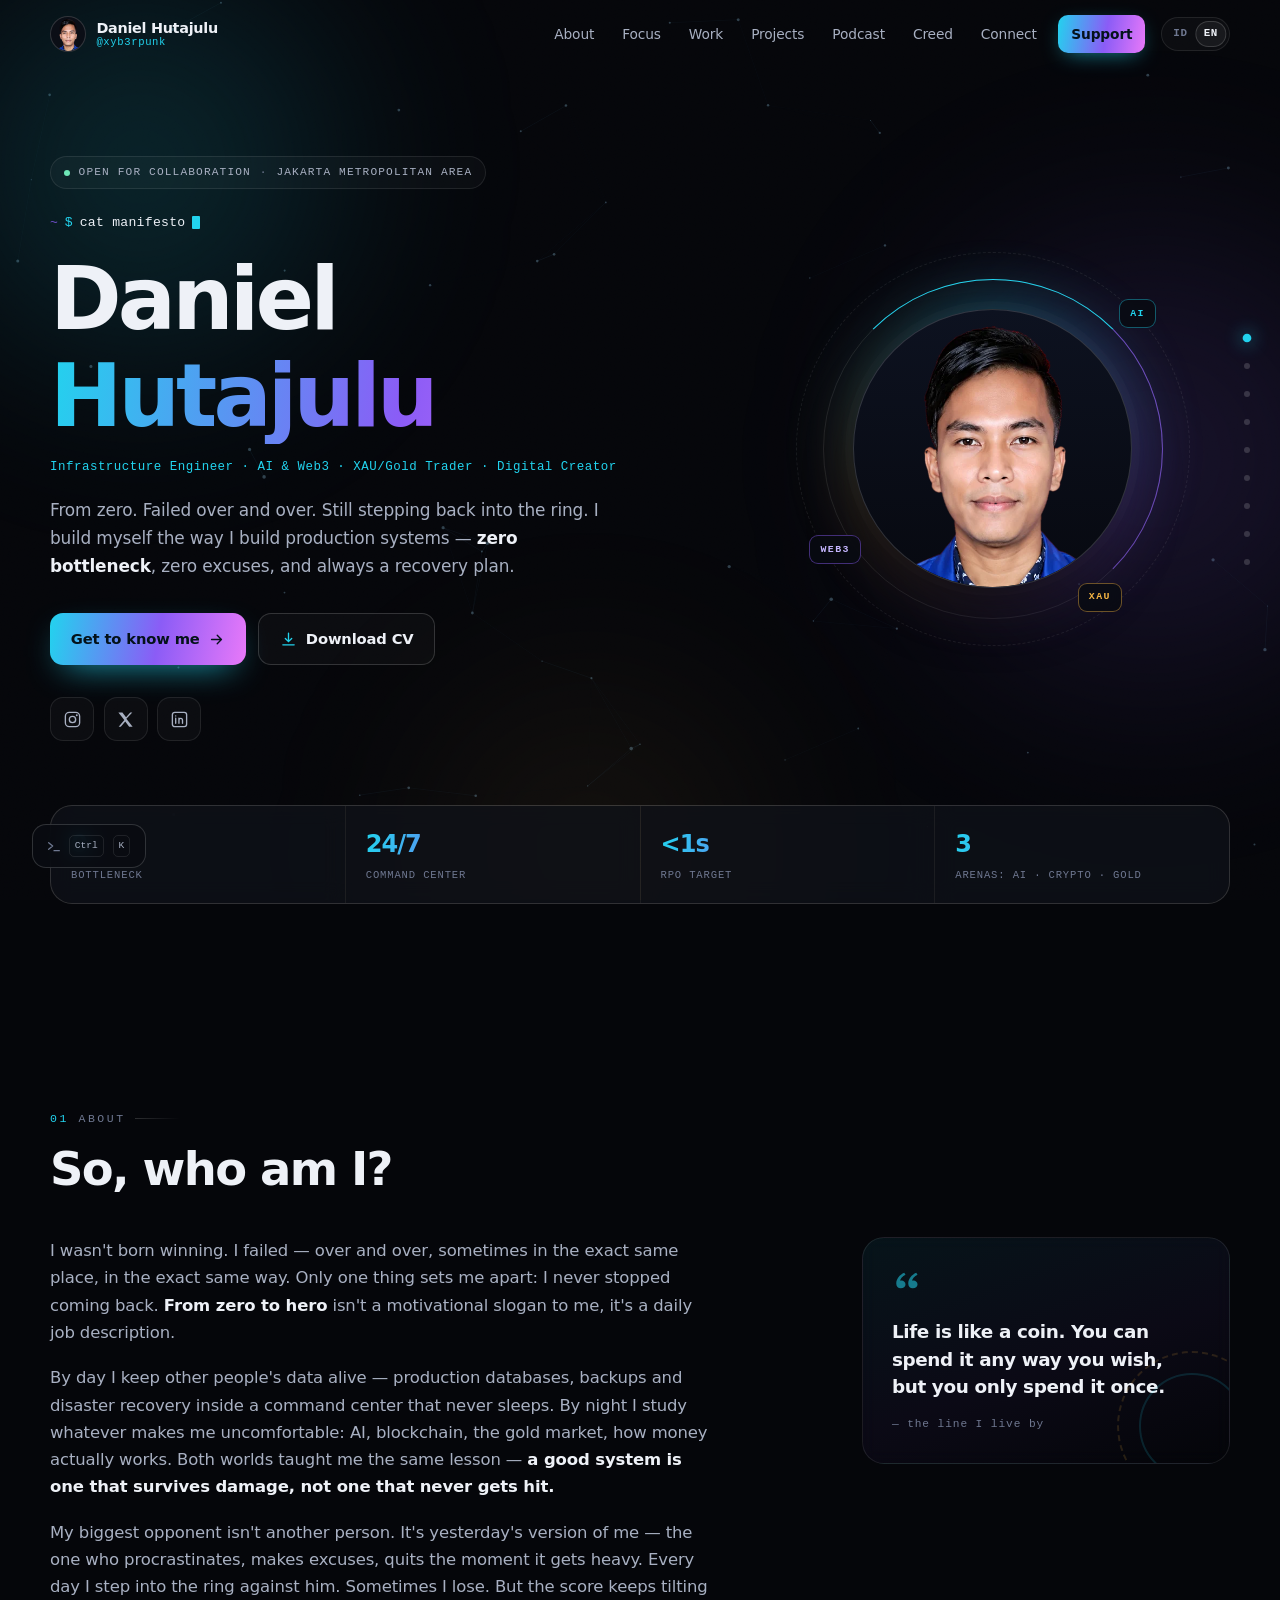
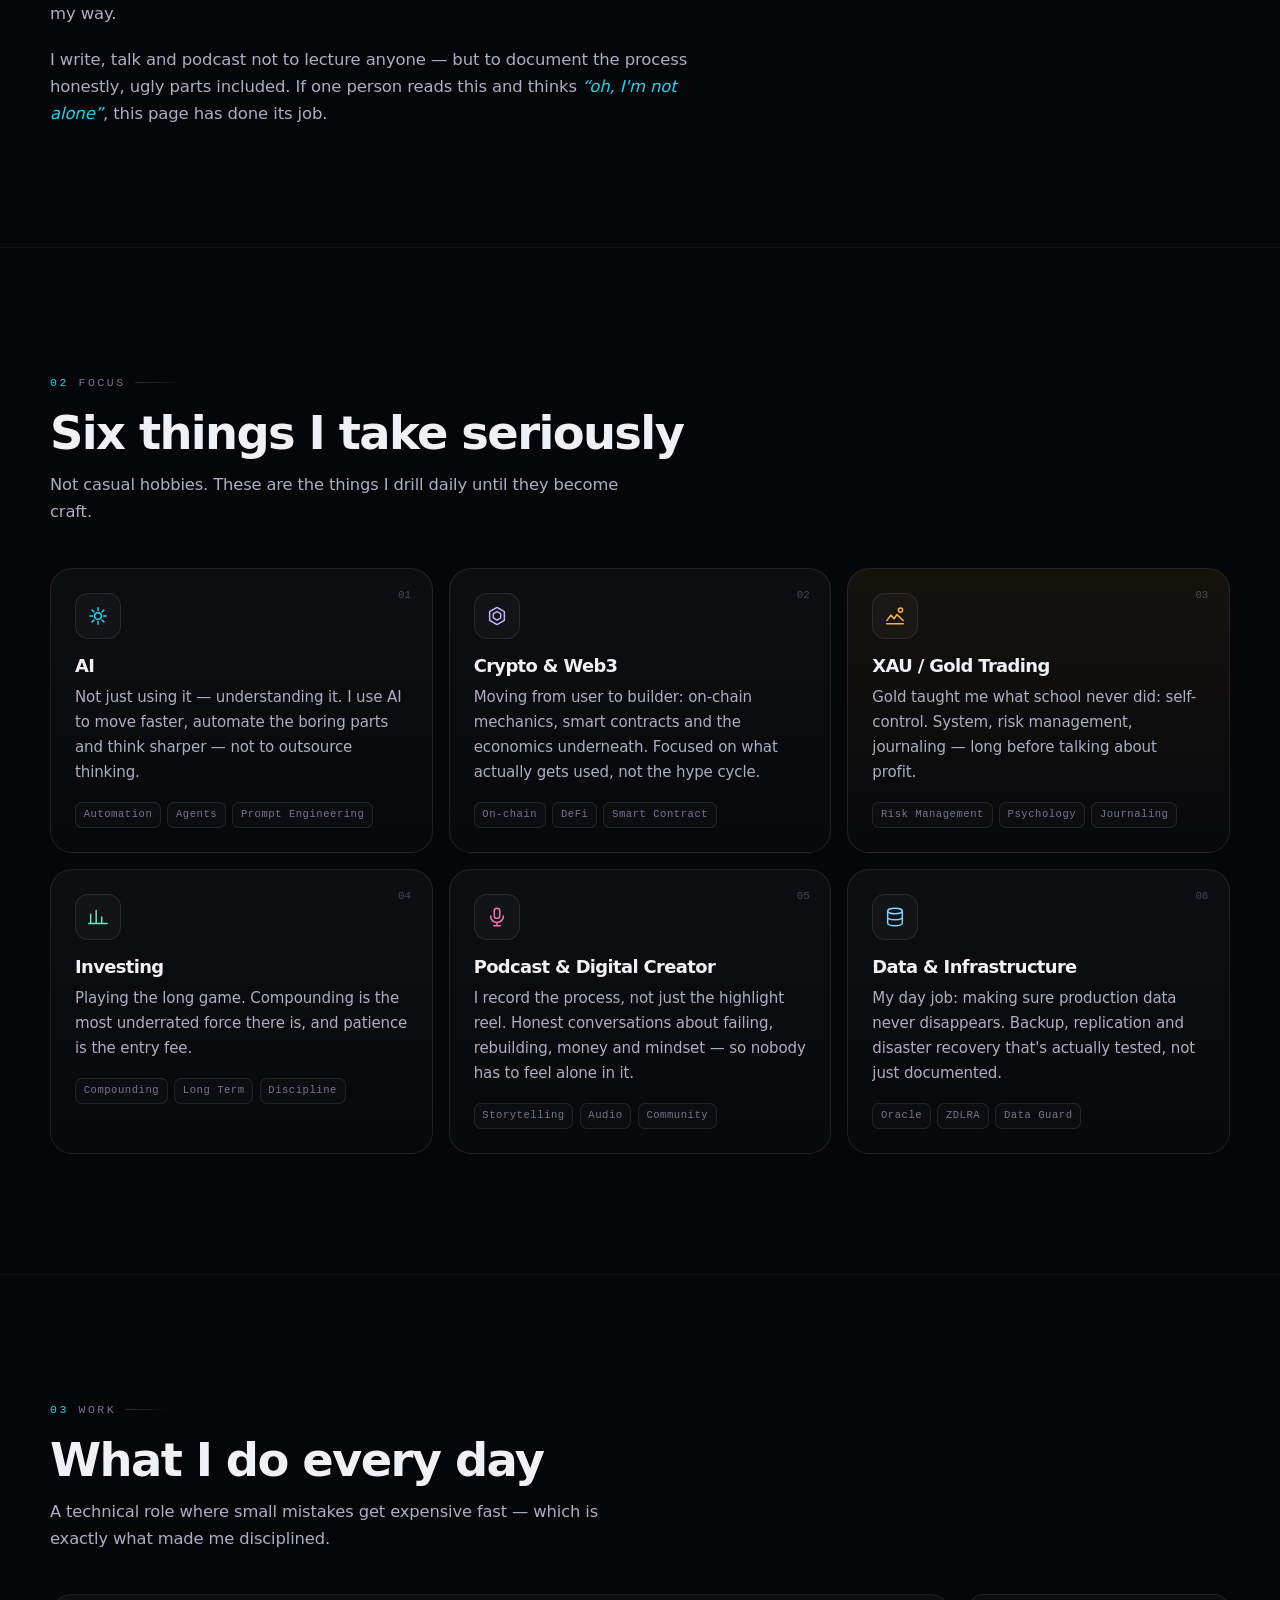
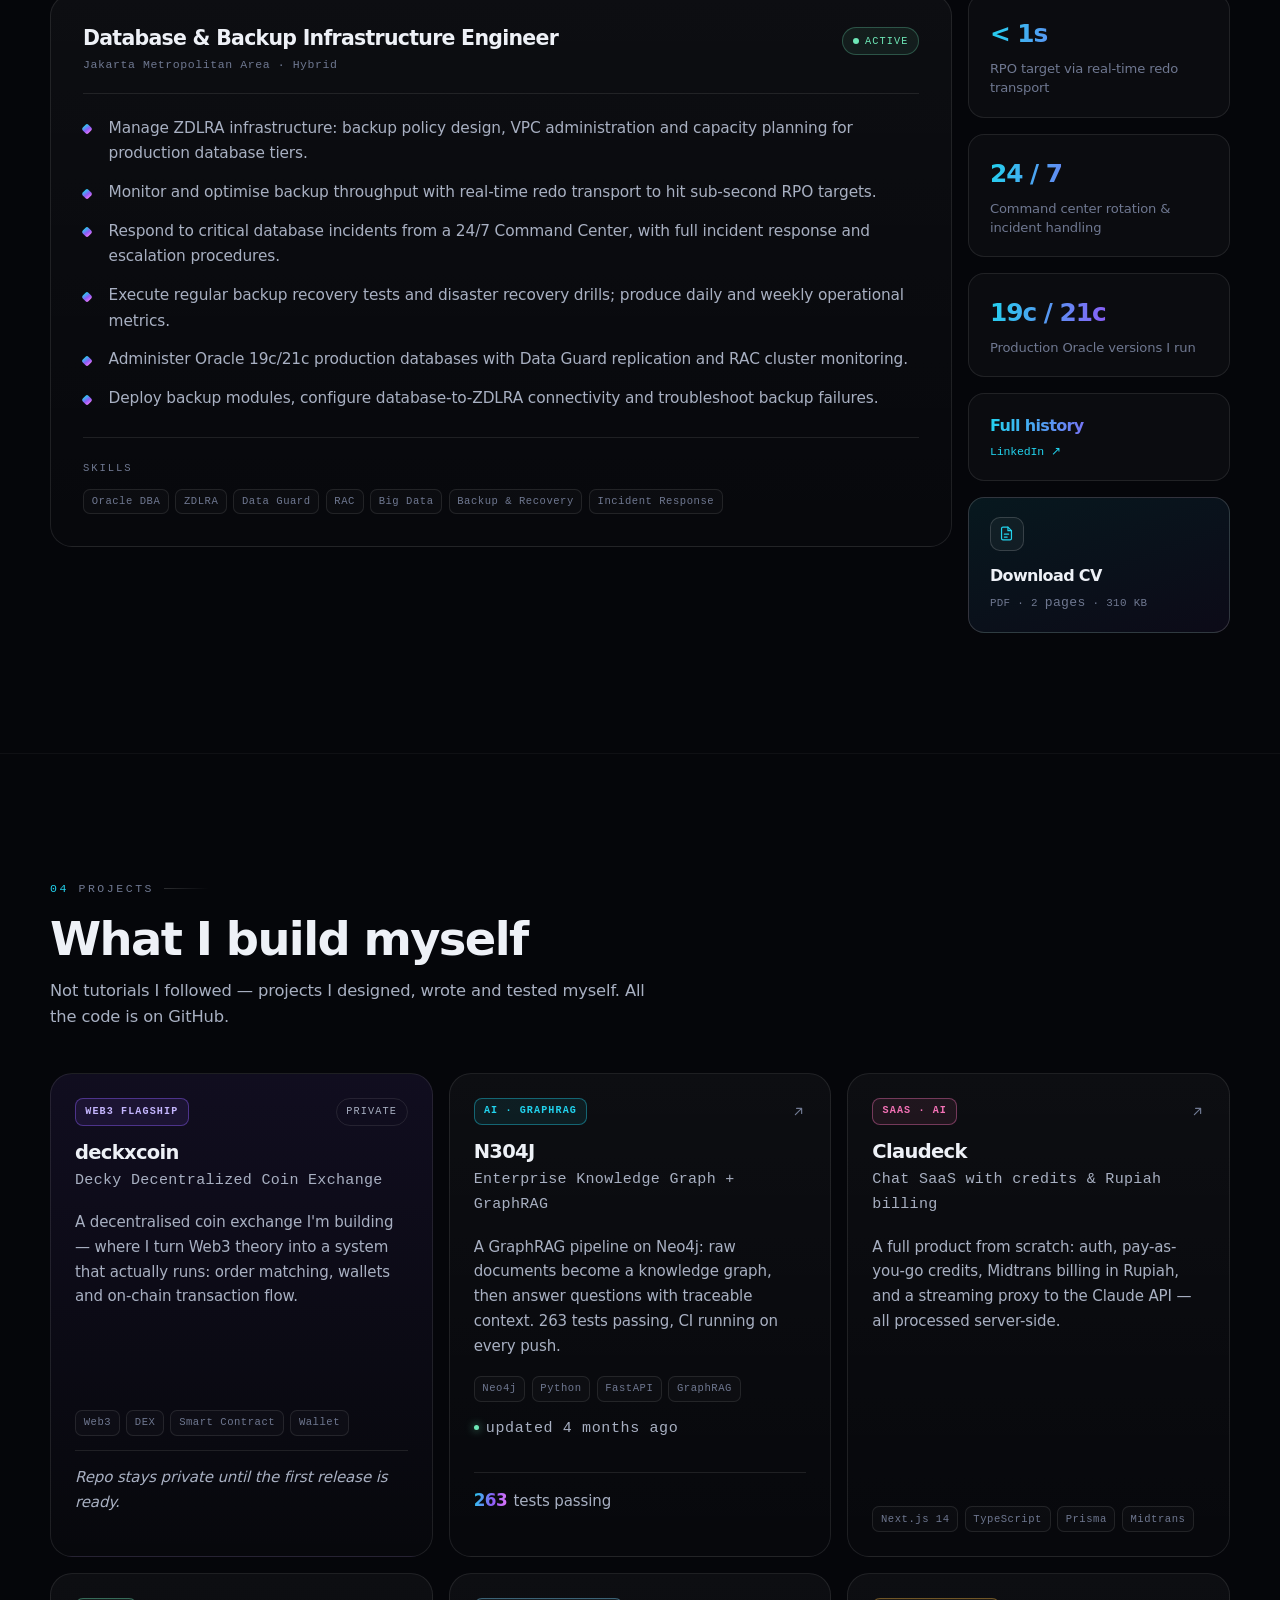
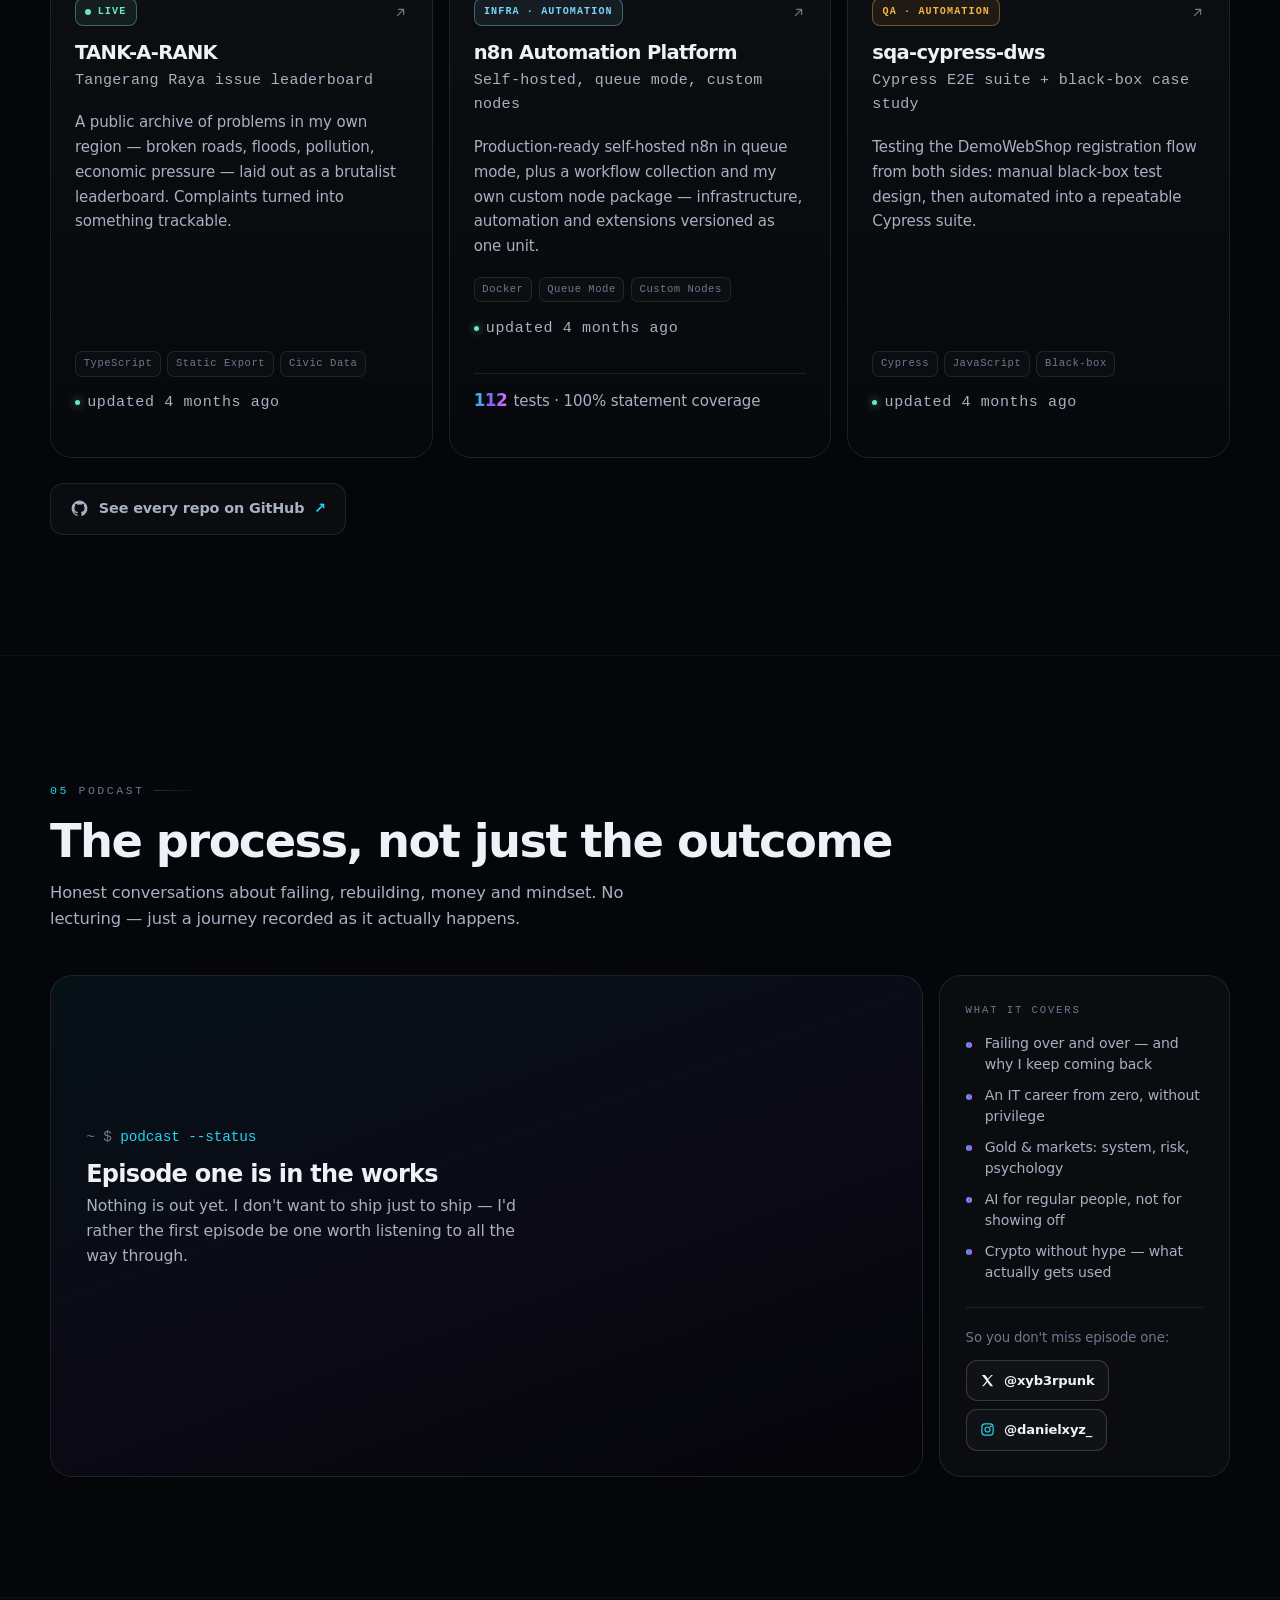
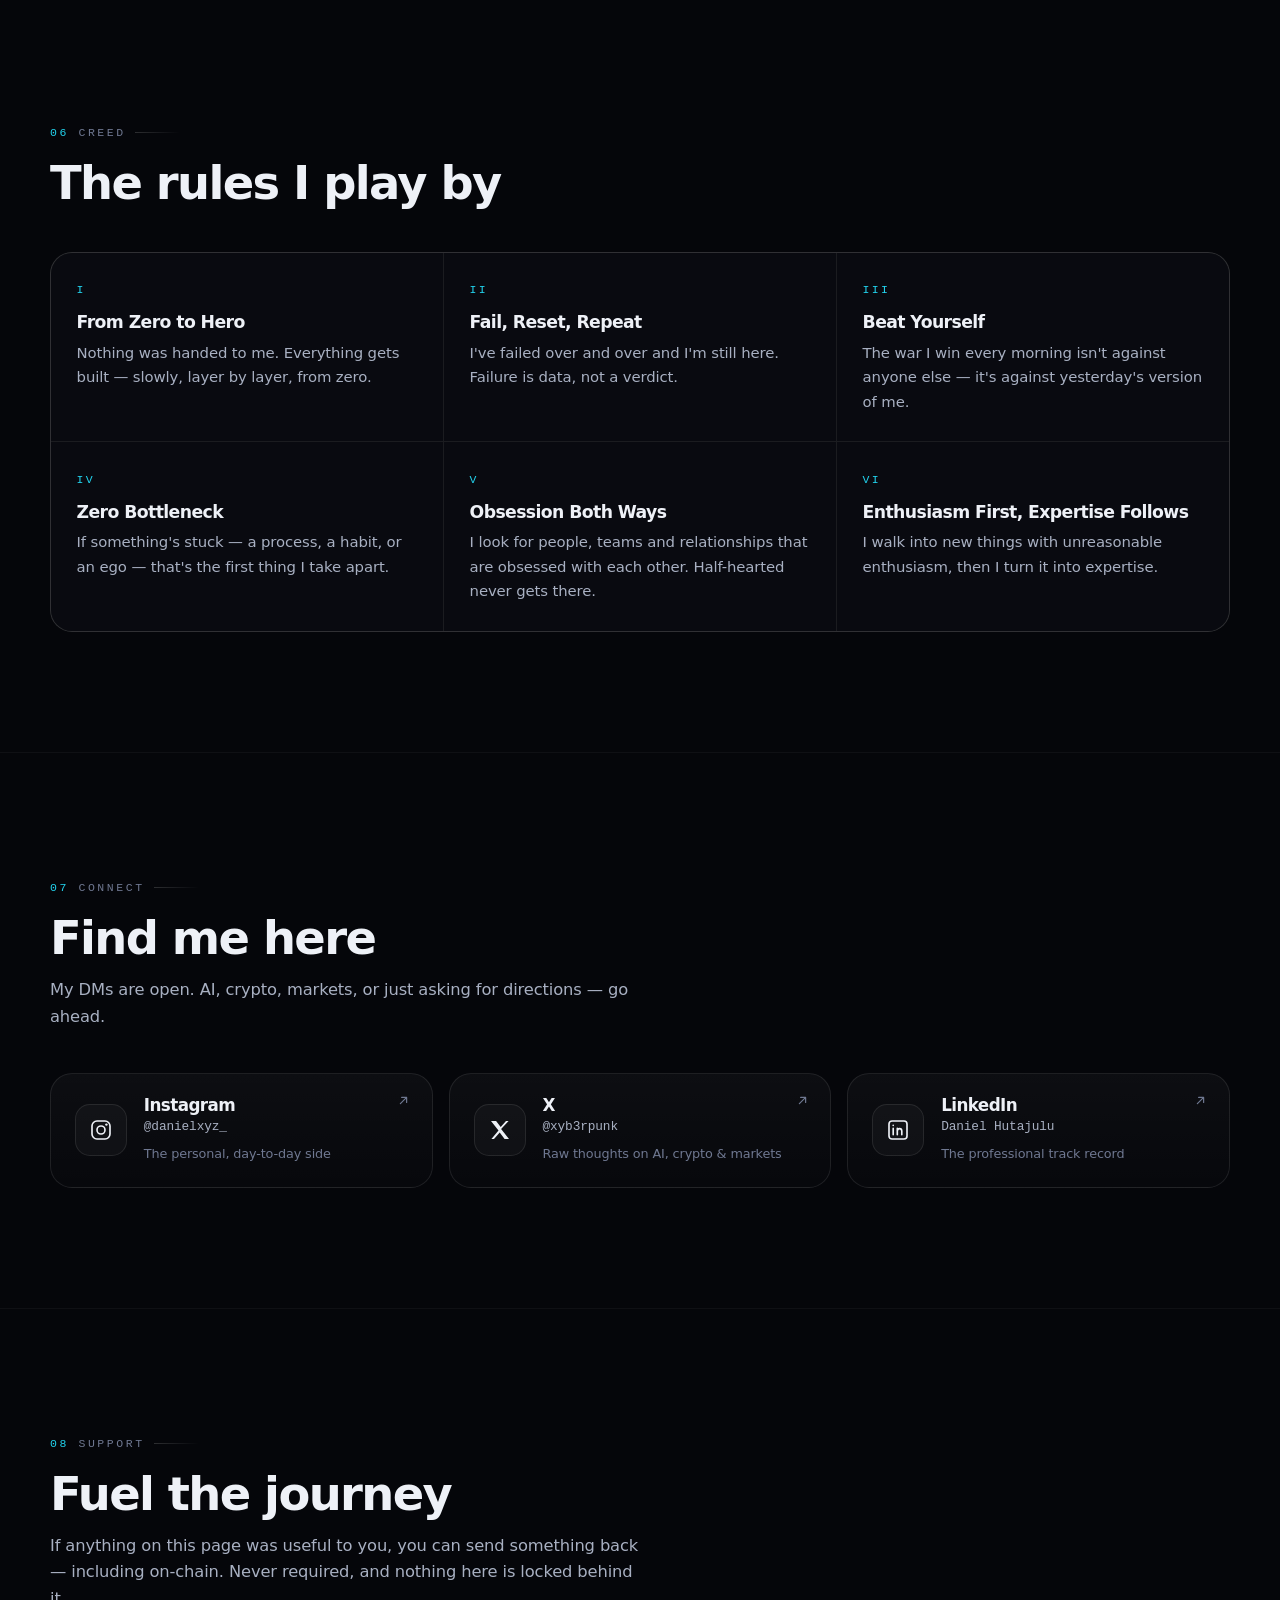
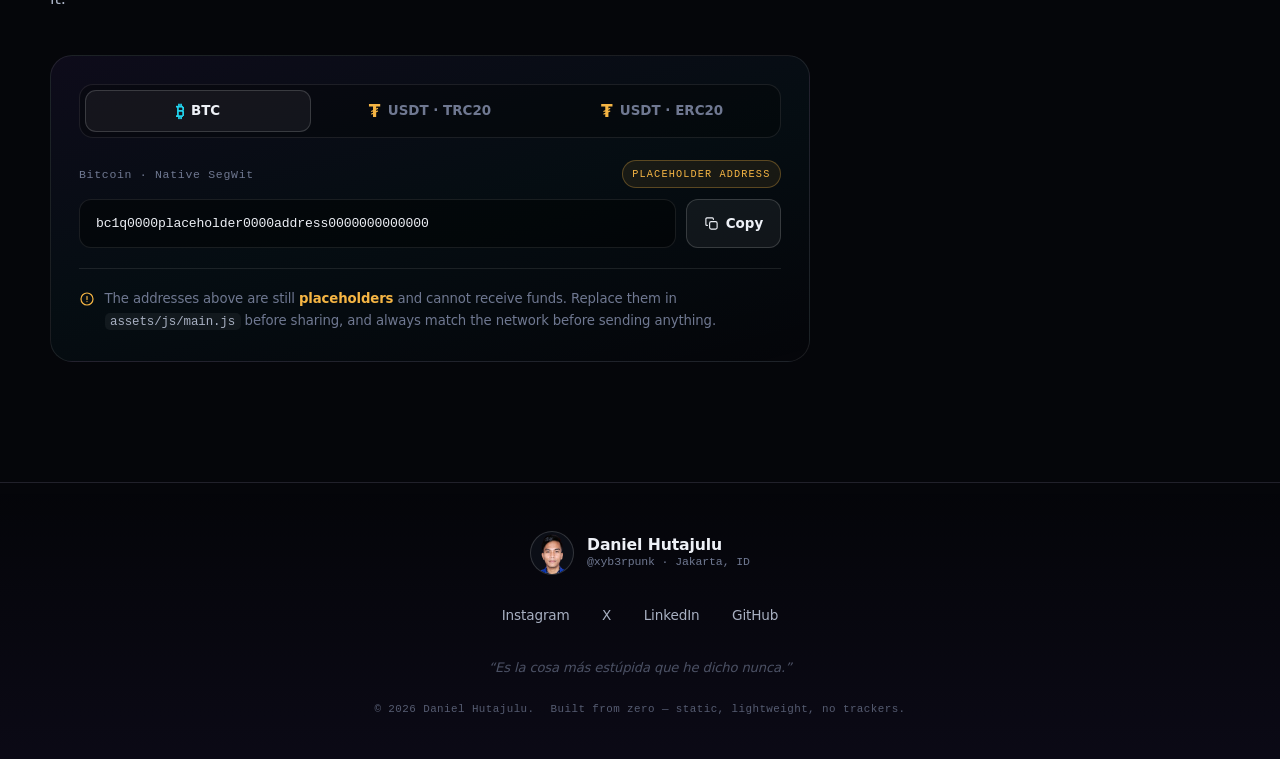
<file: index.html>
<!DOCTYPE html>
<html lang="id" data-lang="id">
<head>
<meta charset="utf-8">
<meta name="viewport" content="width=device-width, initial-scale=1, viewport-fit=cover">

<!-- GitHub Pages tidak bisa menyetel header HTTP, jadi kebijakannya ditaruh di sini.
     Hash di bawah milik satu-satunya skrip inline (penanda kelas .js). Kalau baris
     itu diubah tanpa memperbarui hash, skripnya diblokir dan halaman tetap tampil
     lengkap — cuma animasi reveal-nya yang mati. frame-src disiapkan untuk embed
     podcast Spotify/YouTube. -->
<meta http-equiv="Content-Security-Policy" content="default-src 'none'; script-src 'self' 'sha256-/x7W7R75k8Roq0WaVRQX9blP4OufE5xbAdzklGxsgpw=' 'sha256-QE4SmzuXf9AZVCyhLqA9w/a1W4Qg5FzyfIwmTU7rpdc='; style-src 'self' 'unsafe-inline'; img-src 'self' data:; font-src 'self'; connect-src 'self'; manifest-src 'self'; media-src 'self'; frame-src https://open.spotify.com https://www.youtube-nocookie.com; base-uri 'self'; form-action 'none'; upgrade-insecure-requests">
<title>Daniel Hutajulu — @xyb3rpunk</title>
<meta name="description" content="Daniel Hutajulu (@xyb3rpunk) — Infrastructure Engineer, AI &amp; Web3 builder, XAU/gold trader, digital creator. Dari nol, jatuh berkali-kali, tetap balik ke ring. Zero bottleneck.">
<meta name="author" content="Daniel Hutajulu">
<meta name="theme-color" content="#05060a">
<link rel="canonical" href="https://xyb3rpunq.github.io/whoami/">

<link rel="icon" href="assets/favicon.ico" sizes="any">
<link rel="icon" type="image/png" sizes="32x32" href="assets/favicon-32.png">
<link rel="apple-touch-icon" href="assets/favicon-180.png">
<link rel="manifest" href="manifest.webmanifest">
<meta name="apple-mobile-web-app-title" content="whoami">
<meta name="apple-mobile-web-app-capable" content="yes">
<meta name="apple-mobile-web-app-status-bar-style" content="black-translucent">

<meta property="og:type" content="profile">
<meta property="og:site_name" content="Daniel Hutajulu">
<meta property="og:title" content="Daniel Hutajulu — @xyb3rpunk">
<meta property="og:description" content="Infrastructure Engineer · AI &amp; Web3 · XAU Trader · Digital Creator. Dari nol, jatuh berkali-kali, tetap balik ke ring.">
<meta property="og:url" content="https://xyb3rpunq.github.io/whoami/">
<meta property="og:locale" content="id_ID">
<meta property="og:locale:alternate" content="en_US">
<meta property="og:image" content="https://xyb3rpunq.github.io/whoami/assets/og-cover.png">
<meta property="og:image:type" content="image/png">
<meta property="og:image:width" content="1200">
<meta property="og:image:height" content="630">
<meta property="og:image:alt" content="Daniel Hutajulu — @xyb3rpunk. Dari nol. Jatuh berkali-kali. Tetap balik ke ring.">
<meta property="profile:first_name" content="Daniel">
<meta property="profile:last_name" content="Hutajulu">
<meta property="profile:username" content="xyb3rpunk">
<meta name="twitter:card" content="summary_large_image">
<meta name="twitter:site" content="@xyb3rpunk">
<meta name="twitter:creator" content="@xyb3rpunk">
<meta name="twitter:title" content="Daniel Hutajulu — @xyb3rpunk">
<meta name="twitter:description" content="Infrastructure Engineer · AI &amp; Web3 · XAU Trader · Digital Creator.">
<meta name="twitter:image" content="https://xyb3rpunq.github.io/whoami/assets/og-cover.png">
<meta name="twitter:image:alt" content="Daniel Hutajulu — @xyb3rpunk">

<link rel="preload" as="image" href="assets/avatar.webp" type="image/webp">
<link rel="stylesheet" href="assets/css/style.css">
<script>document.documentElement.classList.add('js');</script>

<script type="application/ld+json">
{
  "@context": "https://schema.org",
  "@type": "Person",
  "name": "Daniel Hutajulu",
  "alternateName": "xyb3rpunk",
  "url": "https://xyb3rpunq.github.io/whoami/",
  "image": "https://xyb3rpunq.github.io/whoami/assets/avatar.png",
  "jobTitle": "Database & Backup Infrastructure Engineer",
  "description": "Infrastructure Engineer, AI & Web3 builder, XAU/gold trader and digital creator based in the Jakarta Metropolitan Area.",
  "address": { "@type": "PostalAddress", "addressRegion": "Jakarta Metropolitan Area", "addressCountry": "ID" },
  "knowsAbout": ["Oracle Database Administration", "ZDLRA", "Data Guard", "Big Data", "Artificial Intelligence", "Blockchain", "Web3", "Gold Trading", "Investing"],
  "sameAs": [
    "https://www.instagram.com/danielxyz_/",
    "https://x.com/xyb3rpunk",
    "https://www.linkedin.com/in/daniel-hutajulu23/",
    "https://github.com/xyb3rpunq"
  ]
}
</script>
</head>

<body>
<a class="skip-link" href="#main" data-i18n data-id="Langsung ke konten" data-en="Skip to content">Langsung ke konten</a>

<div class="scroll-progress" aria-hidden="true"><i id="progressBar"></i></div>
<canvas id="bgCanvas" aria-hidden="true"></canvas>
<div class="mesh" aria-hidden="true"><span class="mesh-a"></span><span class="mesh-b"></span><span class="mesh-c"></span></div>
<div class="grain" aria-hidden="true"></div>

<!-- ══════════ NAV ══════════ -->
<header class="nav" id="nav">
  <div class="nav-inner">
    <a class="brand" href="#home" aria-label="Daniel Hutajulu — beranda">
      <img class="brand-img" src="assets/avatar.webp" width="36" height="36" alt="" decoding="async">
      <span class="brand-txt"><b>Daniel Hutajulu</b><i>@xyb3rpunk</i></span>
    </a>

    <nav class="nav-links" id="navLinks" aria-label="Navigasi utama">
      <a href="#about"    data-i18n data-id="Tentang"   data-en="About">Tentang</a>
      <a href="#focus"    data-i18n data-id="Fokus"     data-en="Focus">Fokus</a>
      <a href="#work"     data-i18n data-id="Karier"    data-en="Work">Karier</a>
      <a href="#projects" data-i18n data-id="Proyek"    data-en="Projects">Proyek</a>
      <a href="#podcast"  data-i18n data-id="Podcast"   data-en="Podcast">Podcast</a>
      <a href="#creed"    data-i18n data-id="Prinsip"   data-en="Creed">Prinsip</a>
      <a href="#connect"  data-i18n data-id="Terhubung" data-en="Connect">Terhubung</a>
      <a href="#support" class="nav-cta" data-i18n data-id="Dukung" data-en="Support">Dukung</a>
    </nav>

    <div class="nav-tools">
      <button class="lang-switch" id="langSwitch" type="button" role="switch" aria-checked="false" aria-label="Ganti bahasa / Switch language">
        <span data-lang-opt="id">ID</span><span data-lang-opt="en">EN</span>
        <i class="lang-thumb" aria-hidden="true"></i>
      </button>
      <button class="burger" id="burger" type="button" aria-expanded="false" aria-controls="navLinks" aria-label="Buka menu">
        <span></span><span></span><span></span>
      </button>
    </div>
  </div>
</header>
<div class="nav-scrim" id="navScrim" hidden></div>

<nav class="rail" id="rail" aria-label="Navigasi cepat antar bagian">
  <a href="#home"     data-rail="Home"><i></i></a>
  <a href="#about"    data-rail="01"><i></i></a>
  <a href="#focus"    data-rail="02"><i></i></a>
  <a href="#work"     data-rail="03"><i></i></a>
  <a href="#projects" data-rail="04"><i></i></a>
  <a href="#podcast"  data-rail="05"><i></i></a>
  <a href="#creed"    data-rail="06"><i></i></a>
  <a href="#connect"  data-rail="07"><i></i></a>
  <a href="#support"  data-rail="08"><i></i></a>
</nav>

<main id="main">

<!-- ══════════ HERO ══════════ -->
<section class="hero" id="home">
  <div class="wrap hero-grid">
    <div class="hero-copy">
      <p class="status reveal">
        <i class="dot" aria-hidden="true"></i>
        <span data-i18n data-id="Terbuka buat kolaborasi" data-en="Open for collaboration">Terbuka buat kolaborasi</span>
        <b>·</b>
        <span>Jakarta Metropolitan Area</span>
      </p>

      <p class="term reveal" aria-hidden="true">
        <span class="term-prompt">~</span><span class="term-sym">$</span>
        <span class="term-cmd" id="termCmd"></span><span class="term-caret"></span>
      </p>

      <h1 class="reveal">
        <span class="h1-line">Daniel</span>
        <span class="h1-line grad">Hutajulu</span>
      </h1>

      <p class="roles reveal" data-i18n
         data-id="Infrastructure Engineer · AI &amp; Web3 · Trader XAU/Gold · Digital Creator"
         data-en="Infrastructure Engineer · AI &amp; Web3 · XAU/Gold Trader · Digital Creator">
        Infrastructure Engineer · AI &amp; Web3 · Trader XAU/Gold · Digital Creator
      </p>

      <p class="lead reveal" data-i18n
         data-id="Dari nol. Jatuh berkali-kali. Tetap balik ke ring. Gue bangun diri sendiri persis kayak gue bangun sistem produksi — <b>zero bottleneck</b>, zero alasan, dan selalu ada rencana pemulihan."
         data-en="From zero. Failed over and over. Still stepping back into the ring. I build myself the way I build production systems — <b>zero bottleneck</b>, zero excuses, and always a recovery plan.">
        Dari nol. Jatuh berkali-kali. Tetap balik ke ring. Gue bangun diri sendiri persis kayak gue bangun sistem produksi — <b>zero bottleneck</b>, zero alasan, dan selalu ada rencana pemulihan.
      </p>

      <div class="hero-cta reveal">
        <a class="btn btn-primary" href="#about">
          <span data-i18n data-id="Kenalan dulu" data-en="Get to know me">Kenalan dulu</span>
          <svg viewBox="0 0 24 24" aria-hidden="true"><path d="M5 12h14M13 6l6 6-6 6"/></svg>
        </a>
        <a class="btn btn-ghost" href="assets/cv/Daniel-Hutajulu-CV.pdf" download="Daniel-Hutajulu-CV.pdf">
          <svg viewBox="0 0 24 24" aria-hidden="true"><path d="M12 3v12M7.5 10.5L12 15l4.5-4.5M4 19.5h16"/></svg>
          <span data-i18n data-id="Unduh CV" data-en="Download CV">Unduh CV</span>
        </a>
      </div>

      <ul class="hero-socials reveal" aria-label="Sosial media">
        <li><a class="soc soc-ig" href="https://www.instagram.com/danielxyz_/" target="_blank" rel="noopener noreferrer me" aria-label="Instagram — @danielxyz_">
          <svg viewBox="0 0 24 24" aria-hidden="true"><rect x="3" y="3" width="18" height="18" rx="5"/><circle cx="12" cy="12" r="4"/><circle cx="17.4" cy="6.6" r="1.2" fill="currentColor" stroke="none"/></svg>
        </a></li>
        <li><a class="soc soc-x" href="https://x.com/xyb3rpunk" target="_blank" rel="noopener noreferrer me" aria-label="X — @xyb3rpunk">
          <svg viewBox="0 0 24 24" aria-hidden="true"><path d="M3 3l7.5 9.6L3.4 21H6l5.7-6.6L16.6 21H21l-7.9-10.1L20.6 3H18l-5.3 6.1L8.1 3H3z" fill="currentColor" stroke="none"/></svg>
        </a></li>
        <li><a class="soc soc-in" href="https://www.linkedin.com/in/daniel-hutajulu23/" target="_blank" rel="noopener noreferrer me" aria-label="LinkedIn — Daniel Hutajulu">
          <svg viewBox="0 0 24 24" aria-hidden="true"><rect x="3" y="3" width="18" height="18" rx="3"/><path d="M7.2 10.4v6.3M7.2 7.4v.05M11.3 16.7v-6.3M11.3 13.2c0-1.6.9-2.6 2.3-2.6s2.2 1 2.2 2.6v3.5"/></svg>
        </a></li>
      </ul>
    </div>

    <div class="hero-visual reveal">
      <div class="portrait" id="portrait">
        <div class="portrait-ring" aria-hidden="true"></div>
        <div class="portrait-ring r2" aria-hidden="true"></div>
        <div class="portrait-glow" aria-hidden="true"></div>
        <img src="assets/avatar.webp" width="512" height="512" alt="Foto Daniel Hutajulu" fetchpriority="high" decoding="async">
        <span class="chip chip-a">AI</span>
        <span class="chip chip-b">WEB3</span>
        <span class="chip chip-c">XAU</span>
      </div>
    </div>
  </div>

  <div class="wrap">
    <ul class="ticker reveal" aria-label="Ringkasan">
      <li><b>0</b><span data-i18n data-id="Bottleneck" data-en="Bottleneck">Bottleneck</span></li>
      <li><b>24/7</b><span data-i18n data-id="Command Center" data-en="Command Center">Command Center</span></li>
      <li><b>&lt;1s</b><span data-i18n data-id="Target RPO" data-en="RPO target">Target RPO</span></li>
      <li><b>3</b><span data-i18n data-id="Arena: AI · Kripto · Emas" data-en="Arenas: AI · Crypto · Gold">Arena: AI · Kripto · Emas</span></li>
    </ul>
  </div>
</section>

<!-- ══════════ ABOUT ══════════ -->
<section class="sec" id="about">
  <div class="wrap">
    <p class="eyebrow reveal"><i>01</i><span data-i18n data-id="Tentang" data-en="About">Tentang</span></p>
    <h2 class="reveal" data-i18n data-id="Jadi, siapa gue?" data-en="So, who am I?">Jadi, siapa gue?</h2>

    <div class="about-grid">
      <div class="about-text">
        <p class="reveal" data-i18n
           data-id="Gue bukan orang yang lahir langsung menang. Gue gagal — berulang kali, kadang di tempat yang sama, dengan cara yang sama persis. Bedanya cuma satu: gue nggak pernah berhenti balik lagi. <b>From zero to hero</b> buat gue bukan slogan motivasi, itu deskripsi kerja harian."
           data-en="I wasn't born winning. I failed — over and over, sometimes in the exact same place, in the exact same way. Only one thing sets me apart: I never stopped coming back. <b>From zero to hero</b> isn't a motivational slogan to me, it's a daily job description.">
          Gue bukan orang yang lahir langsung menang. Gue gagal — berulang kali, kadang di tempat yang sama, dengan cara yang sama persis. Bedanya cuma satu: gue nggak pernah berhenti balik lagi. <b>From zero to hero</b> buat gue bukan slogan motivasi, itu deskripsi kerja harian.
        </p>
        <p class="reveal" data-i18n
           data-id="Siangnya gue jaga data orang lain biar nggak pernah hilang — database produksi, backup, dan pemulihan bencana di command center yang nggak pernah tidur. Malamnya gue belajar hal yang bikin gue nggak nyaman: AI, blockchain, market emas, cara duit bekerja. Dua dunia itu ngajarin hal yang sama — <b>sistem yang baik itu tahan banting, bukan yang nggak pernah kena masalah.</b>"
           data-en="By day I keep other people's data alive — production databases, backups and disaster recovery inside a command center that never sleeps. By night I study whatever makes me uncomfortable: AI, blockchain, the gold market, how money actually works. Both worlds taught me the same lesson — <b>a good system is one that survives damage, not one that never gets hit.</b>">
          Siangnya gue jaga data orang lain biar nggak pernah hilang — database produksi, backup, dan pemulihan bencana di command center yang nggak pernah tidur. Malamnya gue belajar hal yang bikin gue nggak nyaman: AI, blockchain, market emas, cara duit bekerja. Dua dunia itu ngajarin hal yang sama — <b>sistem yang baik itu tahan banting, bukan yang nggak pernah kena masalah.</b>
        </p>
        <p class="reveal" data-i18n
           data-id="Lawan terbesar gue bukan orang lain. Lawan gue adalah gue yang kemarin — yang nunda, yang cari alasan, yang berhenti pas mulai capek. Tiap hari gue naik ring lawan dia. Kadang kalah. Tapi skornya makin lama makin ke arah gue."
           data-en="My biggest opponent isn't another person. It's yesterday's version of me — the one who procrastinates, makes excuses, quits the moment it gets heavy. Every day I step into the ring against him. Sometimes I lose. But the score keeps tilting my way.">
          Lawan terbesar gue bukan orang lain. Lawan gue adalah gue yang kemarin — yang nunda, yang cari alasan, yang berhenti pas mulai capek. Tiap hari gue naik ring lawan dia. Kadang kalah. Tapi skornya makin lama makin ke arah gue.
        </p>
        <p class="reveal" data-i18n
           data-id="Gue nulis, ngobrol, dan bikin podcast bukan buat ngajarin — tapi buat ngedokumentasiin prosesnya secara jujur, termasuk bagian yang jeleknya. Kalau ada satu orang yang baca ini terus mikir <i>“oh, gue nggak sendirian”</i>, halaman ini udah kerja."
           data-en="I write, talk and podcast not to lecture anyone — but to document the process honestly, ugly parts included. If one person reads this and thinks <i>“oh, I'm not alone”</i>, this page has done its job.">
          Gue nulis, ngobrol, dan bikin podcast bukan buat ngajarin — tapi buat ngedokumentasiin prosesnya secara jujur, termasuk bagian yang jeleknya. Kalau ada satu orang yang baca ini terus mikir <i>“oh, gue nggak sendirian”</i>, halaman ini udah kerja.
        </p>
      </div>

      <aside class="quote-card reveal">
        <svg class="qmark" viewBox="0 0 24 24" aria-hidden="true"><path d="M7 17c-2.2 0-3.6-1.6-3.6-3.9 0-3.6 2.6-7 6.4-8.6l1 1.7C8.4 7.4 6.7 9.3 6.4 11c.3-.1.7-.2 1.1-.2 1.9 0 3.3 1.4 3.3 3.1S9.2 17 7 17zm9.6 0c-2.2 0-3.6-1.6-3.6-3.9 0-3.6 2.6-7 6.4-8.6l1 1.7c-2.4 1.2-4.1 3.1-4.4 4.8.3-.1.7-.2 1.1-.2 1.9 0 3.3 1.4 3.3 3.1s-1.6 3.1-3.8 3.1z" fill="currentColor" stroke="none"/></svg>
        <blockquote>Life is like a coin. You can spend it any way you wish, but you only spend it once.</blockquote>
        <cite>— <span data-i18n data-id="prinsip yang gue pegang" data-en="the line I live by">prinsip yang gue pegang</span></cite>
        <div class="qcoin" aria-hidden="true"><span></span></div>
      </aside>
    </div>
  </div>
</section>

<!-- ══════════ FOCUS ══════════ -->
<section class="sec" id="focus">
  <div class="wrap">
    <p class="eyebrow reveal"><i>02</i><span data-i18n data-id="Fokus" data-en="Focus">Fokus</span></p>
    <h2 class="reveal" data-i18n data-id="Enam hal yang gue seriusin" data-en="Six things I take seriously">Enam hal yang gue seriusin</h2>
    <p class="sec-lead reveal" data-i18n
       data-id="Bukan hobi sambil lalu. Ini yang gue latih tiap hari sampai jadi keahlian."
       data-en="Not casual hobbies. These are the things I drill daily until they become craft.">
      Bukan hobi sambil lalu. Ini yang gue latih tiap hari sampai jadi keahlian.
    </p>

    <div class="cards">
      <article class="card reveal" tabindex="0">
        <span class="card-num">01</span>
        <div class="card-ico i-ai" aria-hidden="true">
          <svg viewBox="0 0 24 24"><path d="M12 3v3M12 18v3M3 12h3M18 12h3M5.6 5.6l2.1 2.1M16.3 16.3l2.1 2.1M18.4 5.6l-2.1 2.1M7.7 16.3l-2.1 2.1"/><circle cx="12" cy="12" r="3.6"/></svg>
        </div>
        <h3>AI</h3>
        <p data-i18n
           data-id="Bukan cuma pakai, tapi ngerti cara kerjanya. Gue pakai AI buat mempercepat kerja, bikin otomasi, dan mikir lebih tajam — bukan buat gantiin mikir."
           data-en="Not just using it — understanding it. I use AI to move faster, automate the boring parts and think sharper — not to outsource thinking.">
          Bukan cuma pakai, tapi ngerti cara kerjanya. Gue pakai AI buat mempercepat kerja, bikin otomasi, dan mikir lebih tajam — bukan buat gantiin mikir.
        </p>
        <ul class="tags"><li>Automation</li><li>Agents</li><li>Prompt Engineering</li></ul>
      </article>

      <article class="card reveal" tabindex="0">
        <span class="card-num">02</span>
        <div class="card-ico i-web3" aria-hidden="true">
          <svg viewBox="0 0 24 24"><path d="M12 2.6l8 4.6v9.6l-8 4.6-8-4.6V7.2z"/><path d="M12 7.2l4 2.3v4.6l-4 2.3-4-2.3V9.5z"/></svg>
        </div>
        <h3><span data-i18n data-id="Kripto &amp; Web3" data-en="Crypto &amp; Web3">Kripto &amp; Web3</span></h3>
        <p data-i18n
           data-id="Gue lagi jalan dari user jadi builder: belajar on-chain, smart contract, dan ekonomi di baliknya. Fokus ke yang beneran kepakai, bukan hype sesaat."
           data-en="Moving from user to builder: on-chain mechanics, smart contracts and the economics underneath. Focused on what actually gets used, not the hype cycle.">
          Gue lagi jalan dari user jadi builder: belajar on-chain, smart contract, dan ekonomi di baliknya. Fokus ke yang beneran kepakai, bukan hype sesaat.
        </p>
        <ul class="tags"><li>On-chain</li><li>DeFi</li><li>Smart Contract</li></ul>
      </article>

      <article class="card reveal card-gold" tabindex="0">
        <span class="card-num">03</span>
        <div class="card-ico i-gold" aria-hidden="true">
          <svg viewBox="0 0 24 24"><path d="M3 17l4.5-6 3.5 4 3-4.5L21 17"/><path d="M3 20.5h18"/><circle cx="18" cy="5.5" r="2.3"/></svg>
        </div>
        <h3><span data-i18n data-id="Trading XAU / Emas" data-en="XAU / Gold Trading">Trading XAU / Emas</span></h3>
        <p data-i18n
           data-id="Emas ngajarin gue satu hal yang nggak diajarin sekolah: ngendaliin diri. Sistem, manajemen risiko, jurnal — sebelum ngomongin profit."
           data-en="Gold taught me what school never did: self-control. System, risk management, journaling — long before talking about profit.">
          Emas ngajarin gue satu hal yang nggak diajarin sekolah: ngendaliin diri. Sistem, manajemen risiko, jurnal — sebelum ngomongin profit.
        </p>
        <ul class="tags"><li>Risk Management</li><li>Psychology</li><li>Journaling</li></ul>
      </article>

      <article class="card reveal" tabindex="0">
        <span class="card-num">04</span>
        <div class="card-ico i-inv" aria-hidden="true">
          <svg viewBox="0 0 24 24"><path d="M4 19V9M10 19V5M16 19v-7M22 19H2"/></svg>
        </div>
        <h3><span data-i18n data-id="Investasi" data-en="Investing">Investasi</span></h3>
        <p data-i18n
           data-id="Main jangka panjang. Bunga berbunga itu kekuatan paling underrated di dunia, dan sabar adalah biaya masuknya."
           data-en="Playing the long game. Compounding is the most underrated force there is, and patience is the entry fee.">
          Main jangka panjang. Bunga berbunga itu kekuatan paling underrated di dunia, dan sabar adalah biaya masuknya.
        </p>
        <ul class="tags"><li>Compounding</li><li>Long Term</li><li>Discipline</li></ul>
      </article>

      <article class="card reveal" tabindex="0">
        <span class="card-num">05</span>
        <div class="card-ico i-pod" aria-hidden="true">
          <svg viewBox="0 0 24 24"><rect x="9" y="2.5" width="6" height="11" rx="3"/><path d="M5 11a7 7 0 0 0 14 0M12 18v3.5M8.5 21.5h7"/></svg>
        </div>
        <h3><span data-i18n data-id="Podcast &amp; Digital Creator" data-en="Podcast &amp; Digital Creator">Podcast &amp; Digital Creator</span></h3>
        <p data-i18n
           data-id="Gue rekam prosesnya, bukan cuma hasilnya. Obrolan jujur soal gagal, bangkit, duit, dan mental — biar orang lain nggak ngerasa sendirian."
           data-en="I record the process, not just the highlight reel. Honest conversations about failing, rebuilding, money and mindset — so nobody has to feel alone in it.">
          Gue rekam prosesnya, bukan cuma hasilnya. Obrolan jujur soal gagal, bangkit, duit, dan mental — biar orang lain nggak ngerasa sendirian.
        </p>
        <ul class="tags"><li>Storytelling</li><li>Audio</li><li>Community</li></ul>
      </article>

      <article class="card reveal" tabindex="0">
        <span class="card-num">06</span>
        <div class="card-ico i-db" aria-hidden="true">
          <svg viewBox="0 0 24 24"><ellipse cx="12" cy="5.5" rx="8" ry="3"/><path d="M4 5.5v13c0 1.7 3.6 3 8 3s8-1.3 8-3v-13M4 12c0 1.7 3.6 3 8 3s8-1.3 8-3"/></svg>
        </div>
        <h3><span data-i18n data-id="Data &amp; Infrastruktur" data-en="Data &amp; Infrastructure">Data &amp; Infrastruktur</span></h3>
        <p data-i18n
           data-id="Pekerjaan utama gue: mastiin data produksi nggak pernah hilang. Backup, replikasi, dan pemulihan bencana yang beneran diuji, bukan cuma di dokumen."
           data-en="My day job: making sure production data never disappears. Backup, replication and disaster recovery that's actually tested, not just documented.">
          Pekerjaan utama gue: mastiin data produksi nggak pernah hilang. Backup, replikasi, dan pemulihan bencana yang beneran diuji, bukan cuma di dokumen.
        </p>
        <ul class="tags"><li>Oracle</li><li>ZDLRA</li><li>Data Guard</li></ul>
      </article>
    </div>
  </div>
</section>

<!-- ══════════ WORK ══════════ -->
<section class="sec" id="work">
  <div class="wrap">
    <p class="eyebrow reveal"><i>03</i><span data-i18n data-id="Karier" data-en="Work">Karier</span></p>
    <h2 class="reveal" data-i18n data-id="Yang gue kerjain tiap hari" data-en="What I do every day">Yang gue kerjain tiap hari</h2>
    <p class="sec-lead reveal" data-i18n
       data-id="Peran teknis di mana kesalahan kecil harganya mahal — dan itu justru yang bikin gue disiplin."
       data-en="A technical role where small mistakes get expensive fast — which is exactly what made me disciplined.">
      Peran teknis di mana kesalahan kecil harganya mahal — dan itu justru yang bikin gue disiplin.
    </p>

    <div class="work-grid">
      <div class="work-card reveal">
        <header class="work-head">
          <div>
            <h3>Database &amp; Backup Infrastructure Engineer</h3>
            <p class="work-meta">Jakarta Metropolitan Area · <span data-i18n data-id="Hybrid" data-en="Hybrid">Hybrid</span></p>
          </div>
          <span class="pill pill-live"><i class="dot" aria-hidden="true"></i><span data-i18n data-id="Aktif" data-en="Active">Aktif</span></span>
        </header>

        <ul class="work-list">
          <li data-i18n
              data-id="Mengelola infrastruktur ZDLRA: desain kebijakan backup, administrasi VPC, dan perencanaan kapasitas untuk database produksi."
              data-en="Manage ZDLRA infrastructure: backup policy design, VPC administration and capacity planning for production database tiers.">
            Mengelola infrastruktur ZDLRA: desain kebijakan backup, administrasi VPC, dan perencanaan kapasitas untuk database produksi.
          </li>
          <li data-i18n
              data-id="Memantau dan mengoptimalkan throughput backup dengan real-time redo transport untuk mencapai target RPO di bawah satu detik."
              data-en="Monitor and optimise backup throughput with real-time redo transport to hit sub-second RPO targets.">
            Memantau dan mengoptimalkan throughput backup dengan real-time redo transport untuk mencapai target RPO di bawah satu detik.
          </li>
          <li data-i18n
              data-id="Menangani insiden database kritis dari Command Center 24/7, lengkap dengan prosedur incident response dan eskalasi."
              data-en="Respond to critical database incidents from a 24/7 Command Center, with full incident response and escalation procedures.">
            Menangani insiden database kritis dari Command Center 24/7, lengkap dengan prosedur incident response dan eskalasi.
          </li>
          <li data-i18n
              data-id="Menjalankan uji pemulihan backup dan simulasi disaster recovery rutin, serta menyusun metrik operasional harian dan mingguan."
              data-en="Execute regular backup recovery tests and disaster recovery drills; produce daily and weekly operational metrics.">
            Menjalankan uji pemulihan backup dan simulasi disaster recovery rutin, serta menyusun metrik operasional harian dan mingguan.
          </li>
          <li data-i18n
              data-id="Mengadministrasi Oracle 19c/21c di lingkungan produksi dengan replikasi Data Guard dan pemantauan klaster RAC."
              data-en="Administer Oracle 19c/21c production databases with Data Guard replication and RAC cluster monitoring.">
            Mengadministrasi Oracle 19c/21c di lingkungan produksi dengan replikasi Data Guard dan pemantauan klaster RAC.
          </li>
          <li data-i18n
              data-id="Men-deploy modul backup, mengkonfigurasi konektivitas database ke ZDLRA, dan melakukan troubleshooting kegagalan backup."
              data-en="Deploy backup modules, configure database-to-ZDLRA connectivity and troubleshoot backup failures.">
            Men-deploy modul backup, mengkonfigurasi konektivitas database ke ZDLRA, dan melakukan troubleshooting kegagalan backup.
          </li>
        </ul>

        <div class="work-skills">
          <span class="skill-label" data-i18n data-id="Keahlian" data-en="Skills">Keahlian</span>
          <ul class="tags">
            <li>Oracle DBA</li><li>ZDLRA</li><li>Data Guard</li><li>RAC</li>
            <li>Big Data</li><li>Backup &amp; Recovery</li><li>Incident Response</li>
          </ul>
        </div>
      </div>

      <div class="work-side">
        <div class="metric reveal">
          <b>&lt; 1s</b>
          <span data-i18n data-id="Target RPO lewat real-time redo transport" data-en="RPO target via real-time redo transport">Target RPO lewat real-time redo transport</span>
        </div>
        <div class="metric reveal">
          <b>24 / 7</b>
          <span data-i18n data-id="Rotasi command center &amp; penanganan insiden" data-en="Command center rotation &amp; incident handling">Rotasi command center &amp; penanganan insiden</span>
        </div>
        <div class="metric reveal">
          <b>19c / 21c</b>
          <span data-i18n data-id="Versi Oracle produksi yang gue pegang" data-en="Production Oracle versions I run">Versi Oracle produksi yang gue pegang</span>
        </div>
        <a class="metric metric-link reveal" href="https://www.linkedin.com/in/daniel-hutajulu23/" target="_blank" rel="noopener noreferrer">
          <b data-i18n data-id="Riwayat lengkap" data-en="Full history">Riwayat lengkap</b>
          <span>LinkedIn ↗</span>
        </a>

        <a class="metric metric-cv reveal" href="assets/cv/Daniel-Hutajulu-CV.pdf" download="Daniel-Hutajulu-CV.pdf">
          <span class="cv-ico" aria-hidden="true">
            <svg viewBox="0 0 24 24"><path d="M14 3H7a2 2 0 0 0-2 2v14a2 2 0 0 0 2 2h10a2 2 0 0 0 2-2V8z"/><path d="M14 3v5h5M9 13h6M9 17h4"/></svg>
          </span>
          <b data-i18n data-id="Unduh CV" data-en="Download CV">Unduh CV</b>
          <span class="cv-meta">PDF · 2 <span data-i18n data-id="halaman" data-en="pages">halaman</span> · 310 KB</span>
        </a>
      </div>
    </div>
  </div>
</section>

<!-- ══════════ PROJECTS ══════════ -->
<section class="sec" id="projects">
  <div class="wrap">
    <p class="eyebrow reveal"><i>04</i><span data-i18n data-id="Proyek" data-en="Projects">Proyek</span></p>
    <h2 class="reveal" data-i18n data-id="Yang gue bangun sendiri" data-en="What I build myself">Yang gue bangun sendiri</h2>
    <p class="sec-lead reveal" data-i18n
       data-id="Bukan tutorial yang diikutin — proyek yang gue rancang, kode, dan uji sendiri. Semua kode ada di GitHub."
       data-en="Not tutorials I followed — projects I designed, wrote and tested myself. All the code is on GitHub.">
      Bukan tutorial yang diikutin — proyek yang gue rancang, kode, dan uji sendiri. Semua kode ada di GitHub.
    </p>

    <div class="projects">

      <article class="proj reveal proj-flag">
        <header class="proj-head">
          <span class="proj-badge b-web3" data-i18n data-id="Unggulan Web3" data-en="Web3 flagship">Unggulan Web3</span>
          <span class="pill" data-i18n data-id="Privat" data-en="Private">Privat</span>
        </header>
        <h3>deckxcoin</h3>
        <p class="proj-sub">Decky Decentralized Coin Exchange</p>
        <p data-i18n
           data-id="Bursa kripto terdesentralisasi yang lagi gue bangun — tempat gue nurunin teori Web3 jadi sistem yang beneran jalan: pencocokan order, dompet, dan alur transaksi on-chain."
           data-en="A decentralised coin exchange I'm building — where I turn Web3 theory into a system that actually runs: order matching, wallets and on-chain transaction flow.">
          Bursa kripto terdesentralisasi yang lagi gue bangun — tempat gue nurunin teori Web3 jadi sistem yang beneran jalan: pencocokan order, dompet, dan alur transaksi on-chain.
        </p>
        <ul class="tags"><li>Web3</li><li>DEX</li><li>Smart Contract</li><li>Wallet</li></ul>
        <p class="proj-note" data-i18n
           data-id="Repo masih privat sampai versi pertamanya siap."
           data-en="Repo stays private until the first release is ready.">
          Repo masih privat sampai versi pertamanya siap.
        </p>
      </article>

      <a class="proj reveal" data-repo="N304J" href="https://github.com/xyb3rpunq/N304J" target="_blank" rel="noopener noreferrer">
        <header class="proj-head">
          <span class="proj-badge b-ai">AI · GraphRAG</span>
          <svg class="arrow" viewBox="0 0 24 24" aria-hidden="true"><path d="M7 17L17 7M9 7h8v8"/></svg>
        </header>
        <h3>N304J</h3>
        <p class="proj-sub">Enterprise Knowledge Graph + GraphRAG</p>
        <p data-i18n
           data-id="Pipeline GraphRAG di atas Neo4j: dokumen mentah diubah jadi knowledge graph, lalu dipakai buat jawab pertanyaan dengan konteks yang bisa ditelusuri. 263 test lulus, CI jalan otomatis."
           data-en="A GraphRAG pipeline on Neo4j: raw documents become a knowledge graph, then answer questions with traceable context. 263 tests passing, CI running on every push.">
          Pipeline GraphRAG di atas Neo4j: dokumen mentah diubah jadi knowledge graph, lalu dipakai buat jawab pertanyaan dengan konteks yang bisa ditelusuri. 263 test lulus, CI jalan otomatis.
        </p>
        <ul class="tags"><li>Neo4j</li><li>Python</li><li>FastAPI</li><li>GraphRAG</li></ul>
        <p class="proj-stats"><b>263</b> <span data-i18n data-id="test lulus" data-en="tests passing">test lulus</span></p>
      </a>

      <a class="proj reveal" data-repo="claudeck" href="https://github.com/xyb3rpunq/claudeck" target="_blank" rel="noopener noreferrer">
        <header class="proj-head">
          <span class="proj-badge b-saas">SaaS · AI</span>
          <svg class="arrow" viewBox="0 0 24 24" aria-hidden="true"><path d="M7 17L17 7M9 7h8v8"/></svg>
        </header>
        <h3>Claudeck</h3>
        <p class="proj-sub" data-i18n data-id="Chat SaaS dengan kredit &amp; bayar Rupiah" data-en="Chat SaaS with credits &amp; Rupiah billing">Chat SaaS dengan kredit &amp; bayar Rupiah</p>
        <p data-i18n
           data-id="Produk lengkap dari nol: autentikasi, sistem kredit pay-as-you-go, pembayaran Midtrans dalam Rupiah, dan proxy streaming ke API Claude — semua diproses di sisi server."
           data-en="A full product from scratch: auth, pay-as-you-go credits, Midtrans billing in Rupiah, and a streaming proxy to the Claude API — all processed server-side.">
          Produk lengkap dari nol: autentikasi, sistem kredit pay-as-you-go, pembayaran Midtrans dalam Rupiah, dan proxy streaming ke API Claude — semua diproses di sisi server.
        </p>
        <ul class="tags"><li>Next.js 14</li><li>TypeScript</li><li>Prisma</li><li>Midtrans</li></ul>
      </a>

      <a class="proj reveal" data-repo="tank-a-rank" href="https://xyb3rpunq.github.io/tank-a-rank/" target="_blank" rel="noopener noreferrer">
        <header class="proj-head">
          <span class="proj-badge b-live"><i class="dot" aria-hidden="true"></i>Live</span>
          <svg class="arrow" viewBox="0 0 24 24" aria-hidden="true"><path d="M7 17L17 7M9 7h8v8"/></svg>
        </header>
        <h3>TANK-A-RANK</h3>
        <p class="proj-sub" data-i18n data-id="Papan peringkat masalah Tangerang Raya" data-en="Tangerang Raya issue leaderboard">Papan peringkat masalah Tangerang Raya</p>
        <p data-i18n
           data-id="Arsip publik masalah daerah gue sendiri — jalan rusak, banjir, pencemaran, tekanan ekonomi — disusun jadi papan peringkat bergaya brutalis. Data yang biasanya cuma jadi keluhan, dibikin bisa dilacak."
           data-en="A public archive of problems in my own region — broken roads, floods, pollution, economic pressure — laid out as a brutalist leaderboard. Complaints turned into something trackable.">
          Arsip publik masalah daerah gue sendiri — jalan rusak, banjir, pencemaran, tekanan ekonomi — disusun jadi papan peringkat bergaya brutalis. Data yang biasanya cuma jadi keluhan, dibikin bisa dilacak.
        </p>
        <ul class="tags"><li>TypeScript</li><li>Static Export</li><li>Civic Data</li></ul>
      </a>

      <a class="proj reveal" data-repo="n8n" href="https://github.com/xyb3rpunq/n8n" target="_blank" rel="noopener noreferrer">
        <header class="proj-head">
          <span class="proj-badge b-infra" data-i18n data-id="Infra · Otomasi" data-en="Infra · Automation">Infra · Otomasi</span>
          <svg class="arrow" viewBox="0 0 24 24" aria-hidden="true"><path d="M7 17L17 7M9 7h8v8"/></svg>
        </header>
        <h3 data-i18n data-id="Platform Otomasi n8n" data-en="n8n Automation Platform">Platform Otomasi n8n</h3>
        <p class="proj-sub" data-i18n data-id="Self-hosted, queue mode, node kustom" data-en="Self-hosted, queue mode, custom nodes">Self-hosted, queue mode, node kustom</p>
        <p data-i18n
           data-id="n8n self-hosted siap produksi dalam queue mode, plus koleksi workflow dan package node bikinan sendiri — infrastruktur, otomasi, dan ekstensinya diversikan sebagai satu kesatuan."
           data-en="Production-ready self-hosted n8n in queue mode, plus a workflow collection and my own custom node package — infrastructure, automation and extensions versioned as one unit.">
          n8n self-hosted siap produksi dalam queue mode, plus koleksi workflow dan package node bikinan sendiri — infrastruktur, otomasi, dan ekstensinya diversikan sebagai satu kesatuan.
        </p>
        <ul class="tags"><li>Docker</li><li>Queue Mode</li><li>Custom Nodes</li></ul>
        <p class="proj-stats"><b>112</b> <span data-i18n data-id="test · 100% statement coverage" data-en="tests · 100% statement coverage">test · 100% statement coverage</span></p>
      </a>

      <a class="proj reveal" data-repo="sqa-cypress-dws" href="https://github.com/xyb3rpunq/sqa-cypress-dws" target="_blank" rel="noopener noreferrer">
        <header class="proj-head">
          <span class="proj-badge b-qa">QA · Automation</span>
          <svg class="arrow" viewBox="0 0 24 24" aria-hidden="true"><path d="M7 17L17 7M9 7h8v8"/></svg>
        </header>
        <h3>sqa-cypress-dws</h3>
        <p class="proj-sub" data-i18n data-id="Suite E2E Cypress + studi kasus black-box" data-en="Cypress E2E suite + black-box case study">Suite E2E Cypress + studi kasus black-box</p>
        <p data-i18n
           data-id="Pengujian alur registrasi DemoWebShop dari dua sisi: perancangan test case black-box manual, lalu diotomasi jadi suite Cypress yang bisa dijalankan berulang."
           data-en="Testing the DemoWebShop registration flow from both sides: manual black-box test design, then automated into a repeatable Cypress suite.">
          Pengujian alur registrasi DemoWebShop dari dua sisi: perancangan test case black-box manual, lalu diotomasi jadi suite Cypress yang bisa dijalankan berulang.
        </p>
        <ul class="tags"><li>Cypress</li><li>JavaScript</li><li>Black-box</li></ul>
      </a>

    </div>

    <a class="ghlink reveal" href="https://github.com/xyb3rpunq" target="_blank" rel="noopener noreferrer">
      <svg viewBox="0 0 24 24" aria-hidden="true"><path d="M12 2a10 10 0 0 0-3.16 19.49c.5.09.68-.22.68-.48v-1.7c-2.78.6-3.37-1.34-3.37-1.34-.45-1.16-1.11-1.47-1.11-1.47-.91-.62.07-.61.07-.61 1 .07 1.53 1.03 1.53 1.03.89 1.53 2.34 1.09 2.91.83.09-.65.35-1.09.63-1.34-2.22-.25-4.56-1.11-4.56-4.95 0-1.09.39-1.99 1.03-2.69-.1-.25-.45-1.27.1-2.65 0 0 .84-.27 2.75 1.03a9.5 9.5 0 0 1 5 0c1.91-1.3 2.75-1.03 2.75-1.03.55 1.38.2 2.4.1 2.65.64.7 1.03 1.6 1.03 2.69 0 3.85-2.34 4.7-4.57 4.95.36.31.68.92.68 1.85v2.74c0 .27.18.58.69.48A10 10 0 0 0 12 2z" fill="currentColor" stroke="none"/></svg>
      <span data-i18n data-id="Lihat semua repo di GitHub" data-en="See every repo on GitHub">Lihat semua repo di GitHub</span>
      <b>↗</b>
    </a>
  </div>
</section>

<!-- ══════════ PODCAST ══════════ -->
<section class="sec" id="podcast">
  <div class="wrap">
    <p class="eyebrow reveal"><i>05</i><span>Podcast</span></p>
    <h2 class="reveal" data-i18n data-id="Prosesnya, bukan cuma hasilnya" data-en="The process, not just the outcome">Prosesnya, bukan cuma hasilnya</h2>
    <p class="sec-lead reveal" data-i18n
       data-id="Obrolan jujur soal gagal, bangkit, duit, dan mental. Nggak ada nada menggurui — cuma catatan perjalanan yang direkam apa adanya."
       data-en="Honest conversations about failing, rebuilding, money and mindset. No lecturing — just a journey recorded as it actually happens.">
      Obrolan jujur soal gagal, bangkit, duit, dan mental. Nggak ada nada menggurui — cuma catatan perjalanan yang direkam apa adanya.
    </p>

    <div class="pod reveal">
      <div class="pod-main">
        <div class="pod-player" id="podPlayer" data-empty="true">
          <!-- diisi assets/js/main.js dari konfigurasi EPISODES -->
        </div>
      </div>

      <aside class="pod-side">
        <p class="pod-side-label" data-i18n data-id="Yang bakal dibahas" data-en="What it covers">Yang bakal dibahas</p>
        <ul class="pod-topics">
          <li data-i18n data-id="Gagal berulang kali — dan kenapa gue balik lagi" data-en="Failing over and over — and why I keep coming back">Gagal berulang kali — dan kenapa gue balik lagi</li>
          <li data-i18n data-id="Karier IT dari nol, tanpa privilege" data-en="An IT career from zero, without privilege">Karier IT dari nol, tanpa privilege</li>
          <li data-i18n data-id="Emas &amp; market: sistem, risiko, psikologi" data-en="Gold &amp; markets: system, risk, psychology">Emas &amp; market: sistem, risiko, psikologi</li>
          <li data-i18n data-id="AI buat orang biasa, bukan buat pamer" data-en="AI for regular people, not for showing off">AI buat orang biasa, bukan buat pamer</li>
          <li data-i18n data-id="Kripto tanpa hype — apa yang beneran kepakai" data-en="Crypto without hype — what actually gets used">Kripto tanpa hype — apa yang beneran kepakai</li>
        </ul>

        <div class="pod-follow">
          <p data-i18n data-id="Biar nggak ketinggalan episode pertama:" data-en="So you don't miss episode one:">Biar nggak ketinggalan episode pertama:</p>
          <div class="pod-follow-btns">
            <a class="btn btn-ghost btn-sm" href="https://x.com/xyb3rpunk" target="_blank" rel="noopener noreferrer" aria-label="X — @xyb3rpunk">
              <svg viewBox="0 0 24 24" aria-hidden="true"><path d="M3 3l7.5 9.6L3.4 21H6l5.7-6.6L16.6 21H21l-7.9-10.1L20.6 3H18l-5.3 6.1L8.1 3H3z" fill="currentColor" stroke="none"/></svg>
              <span>@xyb3rpunk</span>
            </a>
            <a class="btn btn-ghost btn-sm" href="https://www.instagram.com/danielxyz_/" target="_blank" rel="noopener noreferrer" aria-label="Instagram — @danielxyz_">
              <svg viewBox="0 0 24 24" aria-hidden="true"><rect x="3" y="3" width="18" height="18" rx="5"/><circle cx="12" cy="12" r="4"/><circle cx="17.4" cy="6.6" r="1.2" fill="currentColor" stroke="none"/></svg>
              <span>@danielxyz_</span>
            </a>
          </div>
        </div>
      </aside>
    </div>
  </div>
</section>

<!-- ══════════ CREED ══════════ -->
<section class="sec" id="creed">
  <div class="wrap">
    <p class="eyebrow reveal"><i>06</i><span data-i18n data-id="Prinsip" data-en="Creed">Prinsip</span></p>
    <h2 class="reveal" data-i18n data-id="Aturan main gue" data-en="The rules I play by">Aturan main gue</h2>

    <ol class="creed">
      <li class="reveal">
        <span class="creed-i">I</span>
        <h3>From Zero to Hero</h3>
        <p data-i18n data-id="Nggak ada yang dikasih. Semuanya dibangun — pelan, berlapis, dari nol."
           data-en="Nothing was handed to me. Everything gets built — slowly, layer by layer, from zero.">Nggak ada yang dikasih. Semuanya dibangun — pelan, berlapis, dari nol.</p>
      </li>
      <li class="reveal">
        <span class="creed-i">II</span>
        <h3><span data-i18n data-id="Gagal, Reset, Ulangi" data-en="Fail, Reset, Repeat">Gagal, Reset, Ulangi</span></h3>
        <p data-i18n data-id="Gue udah gagal berulang kali dan masih di sini. Gagal itu data, bukan vonis."
           data-en="I've failed over and over and I'm still here. Failure is data, not a verdict.">Gue udah gagal berulang kali dan masih di sini. Gagal itu data, bukan vonis.</p>
      </li>
      <li class="reveal">
        <span class="creed-i">III</span>
        <h3><span data-i18n data-id="Kalahkan Diri Sendiri" data-en="Beat Yourself">Kalahkan Diri Sendiri</span></h3>
        <p data-i18n data-id="Perang yang gue menangin tiap pagi bukan lawan orang lain, tapi lawan versi gue yang kemarin."
           data-en="The war I win every morning isn't against anyone else — it's against yesterday's version of me.">Perang yang gue menangin tiap pagi bukan lawan orang lain, tapi lawan versi gue yang kemarin.</p>
      </li>
      <li class="reveal">
        <span class="creed-i">IV</span>
        <h3>Zero Bottleneck</h3>
        <p data-i18n data-id="Kalau ada yang nyangkut — proses, kebiasaan, atau ego — itu yang pertama gue bongkar."
           data-en="If something's stuck — a process, a habit, or an ego — that's the first thing I take apart.">Kalau ada yang nyangkut — proses, kebiasaan, atau ego — itu yang pertama gue bongkar.</p>
      </li>
      <li class="reveal">
        <span class="creed-i">V</span>
        <h3><span data-i18n data-id="Obsesi Dua Arah" data-en="Obsession Both Ways">Obsesi Dua Arah</span></h3>
        <p data-i18n data-id="Gue cari orang, tim, dan hubungan yang saling obsesi. Setengah-setengah nggak pernah nyampe."
           data-en="I look for people, teams and relationships that are obsessed with each other. Half-hearted never gets there.">Gue cari orang, tim, dan hubungan yang saling obsesi. Setengah-setengah nggak pernah nyampe.</p>
      </li>
      <li class="reveal">
        <span class="creed-i">VI</span>
        <h3><span data-i18n data-id="Antusias Dulu, Ahli Kemudian" data-en="Enthusiasm First, Expertise Follows">Antusias Dulu, Ahli Kemudian</span></h3>
        <p data-i18n data-id="Gue masuk ke hal baru dengan antusias berlebihan, lalu gue bikin itu jadi keahlian."
           data-en="I walk into new things with unreasonable enthusiasm, then I turn it into expertise.">Gue masuk ke hal baru dengan antusias berlebihan, lalu gue bikin itu jadi keahlian.</p>
      </li>
    </ol>
  </div>
</section>

<!-- ══════════ CONNECT ══════════ -->
<section class="sec" id="connect">
  <div class="wrap">
    <p class="eyebrow reveal"><i>07</i><span data-i18n data-id="Terhubung" data-en="Connect">Terhubung</span></p>
    <h2 class="reveal" data-i18n data-id="Ketemu gue di sini" data-en="Find me here">Ketemu gue di sini</h2>
    <p class="sec-lead reveal" data-i18n
       data-id="DM gue kebuka. Mau ngobrolin AI, kripto, market, atau sekadar nanya jalan — silakan."
       data-en="My DMs are open. AI, crypto, markets, or just asking for directions — go ahead.">
      DM gue kebuka. Mau ngobrolin AI, kripto, market, atau sekadar nanya jalan — silakan.
    </p>

    <div class="socials">
      <a class="social-card ig reveal" href="https://www.instagram.com/danielxyz_/" target="_blank" rel="noopener noreferrer me">
        <div class="social-ico" aria-hidden="true">
          <svg viewBox="0 0 24 24"><rect x="3" y="3" width="18" height="18" rx="5"/><circle cx="12" cy="12" r="4"/><circle cx="17.4" cy="6.6" r="1.2" fill="currentColor" stroke="none"/></svg>
        </div>
        <div class="social-body">
          <h3>Instagram</h3>
          <p>@danielxyz_</p>
          <span class="social-note" data-i18n data-id="Sisi personal &amp; keseharian" data-en="The personal, day-to-day side">Sisi personal &amp; keseharian</span>
        </div>
        <svg class="arrow" viewBox="0 0 24 24" aria-hidden="true"><path d="M7 17L17 7M9 7h8v8"/></svg>
      </a>

      <a class="social-card x reveal" href="https://x.com/xyb3rpunk" target="_blank" rel="noopener noreferrer me">
        <div class="social-ico" aria-hidden="true">
          <svg viewBox="0 0 24 24"><path d="M3 3l7.5 9.6L3.4 21H6l5.7-6.6L16.6 21H21l-7.9-10.1L20.6 3H18l-5.3 6.1L8.1 3H3z" fill="currentColor" stroke="none"/></svg>
        </div>
        <div class="social-body">
          <h3>X</h3>
          <p>@xyb3rpunk</p>
          <span class="social-note" data-i18n data-id="Pikiran mentah soal AI, kripto &amp; market" data-en="Raw thoughts on AI, crypto &amp; markets">Pikiran mentah soal AI, kripto &amp; market</span>
        </div>
        <svg class="arrow" viewBox="0 0 24 24" aria-hidden="true"><path d="M7 17L17 7M9 7h8v8"/></svg>
      </a>

      <a class="social-card in reveal" href="https://www.linkedin.com/in/daniel-hutajulu23/" target="_blank" rel="noopener noreferrer me">
        <div class="social-ico" aria-hidden="true">
          <svg viewBox="0 0 24 24"><rect x="3" y="3" width="18" height="18" rx="3"/><path d="M7.2 10.4v6.3M7.2 7.4v.05M11.3 16.7v-6.3M11.3 13.2c0-1.6.9-2.6 2.3-2.6s2.2 1 2.2 2.6v3.5"/></svg>
        </div>
        <div class="social-body">
          <h3>LinkedIn</h3>
          <p>Daniel Hutajulu</p>
          <span class="social-note" data-i18n data-id="Sisi profesional &amp; rekam jejak kerja" data-en="The professional track record">Sisi profesional &amp; rekam jejak kerja</span>
        </div>
        <svg class="arrow" viewBox="0 0 24 24" aria-hidden="true"><path d="M7 17L17 7M9 7h8v8"/></svg>
      </a>
    </div>
  </div>
</section>

<!-- ══════════ SUPPORT ══════════ -->
<section class="sec" id="support">
  <div class="wrap">
    <p class="eyebrow reveal"><i>08</i><span data-i18n data-id="Dukung" data-en="Support">Dukung</span></p>
    <h2 class="reveal" data-i18n data-id="Traktir perjalanannya" data-en="Fuel the journey">Traktir perjalanannya</h2>
    <p class="sec-lead reveal" data-i18n
       data-id="Kalau ada satu hal di halaman ini yang kepake buat lo, lo boleh balikin dalam bentuk apa pun — termasuk on-chain. Nggak wajib, dan nggak ada yang dikunci di balik ini."
       data-en="If anything on this page was useful to you, you can send something back — including on-chain. Never required, and nothing here is locked behind it.">
      Kalau ada satu hal di halaman ini yang kepake buat lo, lo boleh balikin dalam bentuk apa pun — termasuk on-chain. Nggak wajib, dan nggak ada yang dikunci di balik ini.
    </p>

    <div class="donate reveal">
      <div class="donate-tabs" role="tablist" aria-label="Pilih aset">
        <button class="dtab is-active" role="tab" id="tab-btc"  aria-controls="panel-btc"  aria-selected="true"  type="button"><span class="dtab-sym">₿</span> BTC</button>
        <button class="dtab"           role="tab" id="tab-trc"  aria-controls="panel-trc"  aria-selected="false" type="button" tabindex="-1"><span class="dtab-sym">₮</span> USDT · TRC20</button>
        <button class="dtab"           role="tab" id="tab-erc"  aria-controls="panel-erc"  aria-selected="false" type="button" tabindex="-1"><span class="dtab-sym">₮</span> USDT · ERC20</button>
      </div>

      <div class="donate-panel" role="tabpanel" id="panel-btc" aria-labelledby="tab-btc">
        <div class="addr-head">
          <span class="net">Bitcoin · Native SegWit</span>
          <span class="pill pill-warn" data-i18n data-id="Alamat contoh" data-en="Placeholder address">Alamat contoh</span>
        </div>
        <div class="addr-row">
          <code class="addr" id="addr-btc">bc1q0000placeholder0000address0000000000000</code>
          <button class="copy" type="button" data-copy="addr-btc" data-label-id="Salin" data-label-en="Copy">
            <svg viewBox="0 0 24 24" aria-hidden="true"><rect x="9" y="9" width="12" height="12" rx="2.5"/><path d="M5.5 15H4.6A1.6 1.6 0 0 1 3 13.4V4.6A1.6 1.6 0 0 1 4.6 3h8.8A1.6 1.6 0 0 1 15 4.6v.9"/></svg>
            <span data-i18n data-id="Salin" data-en="Copy">Salin</span>
          </button>
        </div>
      </div>

      <div class="donate-panel" role="tabpanel" id="panel-trc" aria-labelledby="tab-trc" hidden>
        <div class="addr-head">
          <span class="net">Tether USDT · Tron (TRC20)</span>
          <span class="pill pill-warn" data-i18n data-id="Alamat contoh" data-en="Placeholder address">Alamat contoh</span>
        </div>
        <div class="addr-row">
          <code class="addr" id="addr-trc">T0000PLACEHOLDER0000ADDRESS00000000</code>
          <button class="copy" type="button" data-copy="addr-trc" data-label-id="Salin" data-label-en="Copy">
            <svg viewBox="0 0 24 24" aria-hidden="true"><rect x="9" y="9" width="12" height="12" rx="2.5"/><path d="M5.5 15H4.6A1.6 1.6 0 0 1 3 13.4V4.6A1.6 1.6 0 0 1 4.6 3h8.8A1.6 1.6 0 0 1 15 4.6v.9"/></svg>
            <span data-i18n data-id="Salin" data-en="Copy">Salin</span>
          </button>
        </div>
      </div>

      <div class="donate-panel" role="tabpanel" id="panel-erc" aria-labelledby="tab-erc" hidden>
        <div class="addr-head">
          <span class="net">Tether USDT · Ethereum (ERC20)</span>
          <span class="pill pill-warn" data-i18n data-id="Alamat contoh" data-en="Placeholder address">Alamat contoh</span>
        </div>
        <div class="addr-row">
          <code class="addr" id="addr-erc">0x0000000000000000000000000000000000000000</code>
          <button class="copy" type="button" data-copy="addr-erc" data-label-id="Salin" data-label-en="Copy">
            <svg viewBox="0 0 24 24" aria-hidden="true"><rect x="9" y="9" width="12" height="12" rx="2.5"/><path d="M5.5 15H4.6A1.6 1.6 0 0 1 3 13.4V4.6A1.6 1.6 0 0 1 4.6 3h8.8A1.6 1.6 0 0 1 15 4.6v.9"/></svg>
            <span data-i18n data-id="Salin" data-en="Copy">Salin</span>
          </button>
        </div>
      </div>

      <p class="donate-note">
        <svg viewBox="0 0 24 24" aria-hidden="true"><circle cx="12" cy="12" r="9"/><path d="M12 8.2v4.6M12 15.8v.05"/></svg>
        <span data-i18n
              data-id="Alamat di atas masih <b>placeholder</b> dan belum bisa nerima dana. Ganti dulu di <code>assets/js/main.js</code> sebelum dibagikan, dan pastikan jaringannya cocok sebelum kirim apa pun."
              data-en="The addresses above are still <b>placeholders</b> and cannot receive funds. Replace them in <code>assets/js/main.js</code> before sharing, and always match the network before sending anything.">
          Alamat di atas masih <b>placeholder</b> dan belum bisa nerima dana. Ganti dulu di <code>assets/js/main.js</code> sebelum dibagikan, dan pastikan jaringannya cocok sebelum kirim apa pun.
        </span>
      </p>
    </div>
  </div>
</section>

</main>

<!-- ══════════ FOOTER ══════════ -->
<footer class="footer">
  <div class="wrap footer-inner">
    <div class="footer-brand">
      <img src="assets/avatar.webp" width="44" height="44" alt="" decoding="async" loading="lazy">
      <div>
        <b>Daniel Hutajulu</b>
        <span>@xyb3rpunk · Jakarta, ID</span>
      </div>
    </div>

    <nav class="footer-links" aria-label="Sosial media">
      <a href="https://www.instagram.com/danielxyz_/" target="_blank" rel="noopener noreferrer me">Instagram</a>
      <a href="https://x.com/xyb3rpunk" target="_blank" rel="noopener noreferrer me">X</a>
      <a href="https://www.linkedin.com/in/daniel-hutajulu23/" target="_blank" rel="noopener noreferrer me">LinkedIn</a>
      <a href="https://github.com/xyb3rpunq" target="_blank" rel="noopener noreferrer me">GitHub</a>
    </nav>

    <p class="footer-easter" lang="es" title="It's the stupidest thing I've ever said.">“Es la cosa más estúpida que he dicho nunca.”</p>

    <p class="footer-legal">
      <span>© <span id="year">2026</span> Daniel Hutajulu.</span>
      <span data-i18n data-id="Dibangun dari nol — statis, ringan, tanpa pelacak." data-en="Built from zero — static, lightweight, no trackers.">Dibangun dari nol — statis, ringan, tanpa pelacak.</span>
    </p>
  </div>
</footer>

<!-- ══════════ COMMAND PALETTE ══════════ -->
<div class="cmdk" id="cmdk" hidden>
  <div class="cmdk-scrim" id="cmdkScrim"></div>
  <div class="cmdk-box" role="dialog" aria-modal="true" aria-labelledby="cmdkLabel">
    <h2 class="sr-only" id="cmdkLabel" data-i18n data-id="Panel perintah" data-en="Command palette">Panel perintah</h2>
    <div class="cmdk-field">
      <span class="cmdk-sym" aria-hidden="true">&gt;</span>
      <input type="text" id="cmdkInput" autocomplete="off" autocapitalize="off" spellcheck="false"
             role="combobox" aria-expanded="true" aria-controls="cmdkList" aria-autocomplete="list"
             placeholder="Ketik buat nyari…">
      <kbd class="cmdk-esc">esc</kbd>
    </div>
    <ul class="cmdk-list" id="cmdkList" role="listbox" aria-label="Perintah"></ul>
    <p class="cmdk-empty" id="cmdkEmpty" hidden data-i18n data-id="Nggak ada yang cocok." data-en="Nothing matches.">Nggak ada yang cocok.</p>
    <footer class="cmdk-foot">
      <span><kbd>↑</kbd><kbd>↓</kbd> <em data-i18n data-id="pilih" data-en="navigate">pilih</em></span>
      <span><kbd>↵</kbd> <em data-i18n data-id="jalankan" data-en="run">jalankan</em></span>
      <span><kbd>esc</kbd> <em data-i18n data-id="tutup" data-en="close">tutup</em></span>
    </footer>
  </div>
</div>

<button class="cmdk-open" id="cmdkOpen" type="button" aria-label="Buka panel perintah">
  <svg viewBox="0 0 24 24" aria-hidden="true"><path d="M4 17l6-5-6-5M12 19h8"/></svg>
  <kbd>Ctrl</kbd><kbd>K</kbd>
</button>

<button class="to-top" id="toTop" type="button" aria-label="Kembali ke atas">
  <svg viewBox="0 0 24 24" aria-hidden="true"><path d="M12 19V5M6 11l6-6 6 6"/></svg>
</button>

<div class="toast" id="toast" role="status" aria-live="polite"></div>

<script src="assets/js/main.js" defer></script>
</body>
</html>
</file>
<file: assets/css/style.css>
/* ═══════════════════════════════════════════════════════════
   Daniel Hutajulu — @xyb3rpunk
   Static, dependency-free stylesheet. Dark web3 aesthetic.
   ═══════════════════════════════════════════════════════════ */

:root{
  /* surfaces */
  --bg:#05060a;
  --bg-soft:#080a11;
  --panel:rgba(255,255,255,.028);
  --panel-2:rgba(255,255,255,.05);
  --line:rgba(255,255,255,.09);
  --line-2:rgba(255,255,255,.16);

  /* ink */
  --ink:#eef1f7;
  --ink-2:#a8b0c2;
  --ink-3:#6f7891;

  /* accents */
  --cy:#22d3ee;
  --vi:#8b5cf6;
  --gd:#f5b544;
  --grad:linear-gradient(100deg,var(--cy),var(--vi) 55%,#e879f9);

  /* metrics */
  --wrap:1180px;
  --r:16px;
  --r-lg:22px;
  --nav-h:68px;

  --sans:"Segoe UI Variable Display","Segoe UI",system-ui,-apple-system,"SF Pro Display",Inter,Roboto,"Helvetica Neue",Arial,sans-serif;
  --mono:ui-monospace,"SFMono-Regular","Cascadia Mono","JetBrains Mono",Consolas,"Liberation Mono",monospace;

  --ease:cubic-bezier(.22,.68,.35,1);
}

*,*::before,*::after{box-sizing:border-box}
html{scroll-behavior:smooth;-webkit-text-size-adjust:100%}
body{
  margin:0;
  background:var(--bg);
  color:var(--ink);
  font-family:var(--sans);
  font-size:16px;
  line-height:1.65;
  letter-spacing:-.008em;
  overflow-x:hidden;
  -webkit-font-smoothing:antialiased;
  text-rendering:optimizeLegibility;
}
img{max-width:100%;height:auto;display:block}
a{color:inherit;text-decoration:none}
h1,h2,h3{line-height:1.12;letter-spacing:-.035em;margin:0;font-weight:700}
p{margin:0}
ul,ol{margin:0;padding:0;list-style:none}
code{font-family:var(--mono)}
button{font:inherit;color:inherit;background:none;border:none;cursor:pointer}
:focus-visible{outline:2px solid var(--cy);outline-offset:3px;border-radius:8px}

.wrap{width:min(100% - 2.5rem,var(--wrap));margin-inline:auto}

.skip-link{
  position:fixed;top:10px;left:-999px;z-index:200;
  background:var(--cy);color:#04121a;font-weight:700;
  padding:.6rem 1rem;border-radius:10px;
}
.skip-link:focus{left:10px}

/* ── background layers ───────────────────────────────────── */
#bgCanvas{position:fixed;inset:0;width:100%;height:100%;z-index:0;opacity:.55;pointer-events:none}
.mesh{position:fixed;inset:0;z-index:0;pointer-events:none;overflow:hidden}
.mesh span{position:absolute;border-radius:50%;filter:blur(90px);opacity:.5}
.mesh-a{width:46vw;height:46vw;left:-12vw;top:-10vw;background:radial-gradient(circle,rgba(34,211,238,.42),transparent 68%);animation:drift 26s var(--ease) infinite alternate}
.mesh-b{width:52vw;height:52vw;right:-16vw;top:14vh;background:radial-gradient(circle,rgba(139,92,246,.38),transparent 68%);animation:drift 32s var(--ease) infinite alternate-reverse}
.mesh-c{width:40vw;height:40vw;left:26vw;bottom:-16vw;background:radial-gradient(circle,rgba(245,181,68,.18),transparent 70%);animation:drift 38s var(--ease) infinite alternate}
@keyframes drift{from{transform:translate3d(0,0,0) scale(1)}to{transform:translate3d(5vw,4vh,0) scale(1.18)}}

.grain{
  position:fixed;inset:0;z-index:1;pointer-events:none;opacity:.05;mix-blend-mode:overlay;
  background-image:url("data:image/svg+xml,%3Csvg xmlns='http://www.w3.org/2000/svg' width='140' height='140'%3E%3Cfilter id='n'%3E%3CfeTurbulence type='fractalNoise' baseFrequency='.85' numOctaves='3'/%3E%3C/filter%3E%3Crect width='100%25' height='100%25' filter='url(%23n)'/%3E%3C/svg%3E");
}
main,.footer,.nav{position:relative;z-index:2}

/* ── scroll progress ─────────────────────────────────────── */
.scroll-progress{position:fixed;top:0;left:0;right:0;height:2px;z-index:120;background:transparent}
.scroll-progress i{display:block;height:100%;width:0;background:var(--grad);box-shadow:0 0 14px rgba(34,211,238,.7);transition:width .08s linear}

/* ── nav ─────────────────────────────────────────────────── */
.nav{position:fixed;top:0;left:0;right:0;z-index:110;transition:background .3s var(--ease),border-color .3s,backdrop-filter .3s}
.nav::after{content:"";position:absolute;inset:0;border-bottom:1px solid transparent;pointer-events:none;transition:border-color .3s}
.nav.is-stuck{background:rgba(5,6,10,.72);backdrop-filter:blur(18px) saturate(150%);-webkit-backdrop-filter:blur(18px) saturate(150%)}
.nav.is-stuck::after{border-bottom-color:var(--line)}
.nav-inner{width:min(100% - 2.5rem,var(--wrap));margin-inline:auto;height:var(--nav-h);display:flex;align-items:center;gap:1rem}

.brand{display:flex;align-items:center;gap:.65rem;margin-right:auto;min-width:0}
.brand-img{width:36px;height:36px;border-radius:50%;background:#0b0e16;border:1px solid var(--line-2);flex:none}
.brand-txt{display:flex;flex-direction:column;line-height:1.15;min-width:0}
.brand-txt b{font-size:.9rem;letter-spacing:-.02em;white-space:nowrap}
.brand-txt i{font-style:normal;font-family:var(--mono);font-size:.66rem;color:var(--cy);letter-spacing:.06em}

.nav-links{display:flex;align-items:center;gap:.15rem}
.nav-links a{
  position:relative;padding:.5rem .8rem;border-radius:10px;
  font-size:.86rem;font-weight:500;color:var(--ink-2);
  transition:color .2s,background .2s;
}
.nav-links a:hover{color:var(--ink);background:var(--panel-2)}
.nav-links a.is-active{color:var(--ink)}
.nav-links a.is-active::after{
  content:"";position:absolute;left:.8rem;right:.8rem;bottom:.28rem;height:2px;
  border-radius:2px;background:var(--grad);
}
.nav-links a.nav-cta{
  margin-left:.4rem;color:#04121a;font-weight:700;
  background:var(--grad);box-shadow:0 6px 22px -8px rgba(34,211,238,.75);
}
.nav-links a.nav-cta:hover{color:#04121a;filter:brightness(1.08)}
.nav-links a.nav-cta.is-active::after{display:none}

.nav-tools{display:flex;align-items:center;gap:.5rem}
.lang-switch{
  position:relative;display:inline-flex;align-items:center;
  border:1px solid var(--line);border-radius:999px;background:var(--panel);
  padding:3px;font-family:var(--mono);font-size:.68rem;font-weight:700;letter-spacing:.06em;
}
.lang-switch span{position:relative;z-index:2;padding:.24rem .5rem;border-radius:999px;color:var(--ink-3);transition:color .25s}
.lang-switch .lang-thumb{
  position:absolute;z-index:1;top:3px;left:3px;height:calc(100% - 6px);width:calc(50% - 3px);
  border-radius:999px;background:var(--panel-2);border:1px solid var(--line-2);
  transition:transform .3s var(--ease);
}
html[data-lang="id"] .lang-switch span[data-lang-opt="id"],
html[data-lang="en"] .lang-switch span[data-lang-opt="en"]{color:var(--ink)}
html[data-lang="en"] .lang-switch .lang-thumb{transform:translateX(100%)}

.burger{display:none;width:40px;height:40px;border:1px solid var(--line);border-radius:11px;background:var(--panel);padding:0;place-items:center}
.burger span{display:block;width:17px;height:1.6px;background:var(--ink);border-radius:2px;margin:3.4px auto;transition:transform .3s var(--ease),opacity .2s}
.burger[aria-expanded="true"] span:nth-child(1){transform:translateY(5px) rotate(45deg)}
.burger[aria-expanded="true"] span:nth-child(2){opacity:0}
.burger[aria-expanded="true"] span:nth-child(3){transform:translateY(-5px) rotate(-45deg)}
.nav-scrim{position:fixed;inset:0;z-index:105;background:rgba(3,4,8,.6);backdrop-filter:blur(3px)}

/* ── section rail (desktop only) ─────────────────────────── */
.rail{position:fixed;right:20px;top:50%;transform:translateY(-50%);z-index:108;display:none;flex-direction:column;gap:2px}
.rail a{position:relative;display:grid;place-items:center;width:26px;height:26px;border-radius:8px;transition:background .25s}
.rail i{display:block;width:6px;height:6px;border-radius:50%;background:var(--line-2);transition:background .3s var(--ease),transform .3s var(--ease),box-shadow .3s}
.rail a:hover i{background:var(--ink-3);transform:scale(1.3)}
.rail a.is-active i{background:var(--cy);transform:scale(1.45);box-shadow:0 0 12px rgba(34,211,238,.9)}
.rail a::after{
  content:attr(data-rail);position:absolute;right:calc(100% + 8px);top:50%;transform:translateY(-50%) translateX(6px);
  font-family:var(--mono);font-size:.62rem;letter-spacing:.12em;color:var(--ink-2);white-space:nowrap;
  background:rgba(9,11,18,.9);border:1px solid var(--line);border-radius:7px;padding:.2rem .45rem;
  opacity:0;pointer-events:none;transition:opacity .22s,transform .22s var(--ease);
}
.rail a:hover::after,.rail a:focus-visible::after{opacity:1;transform:translateY(-50%) translateX(0)}
@media (min-width:1180px){.rail{display:flex}}

/* ── shared section furniture ────────────────────────────── */
.sec{padding:clamp(4.5rem,10vw,7.5rem) 0;position:relative}
.sec + .sec{border-top:1px solid rgba(255,255,255,.045)}
.eyebrow{display:inline-flex;align-items:center;gap:.6rem;font-family:var(--mono);font-size:.72rem;letter-spacing:.22em;text-transform:uppercase;color:var(--ink-3);margin-bottom:1rem}
.eyebrow i{font-style:normal;color:var(--cy)}
.eyebrow::after{content:"";width:46px;height:1px;background:linear-gradient(90deg,var(--line-2),transparent)}
.sec h2{font-size:clamp(1.85rem,4.2vw,2.9rem);margin-bottom:.75rem}
.sec-lead{color:var(--ink-2);max-width:58ch;font-size:1.02rem;margin-bottom:2.6rem}
.sec h2 + .cards,.sec h2 + .creed,.sec h2 + .socials,.sec h2 + .about-grid,.sec h2 + .donate,.sec h2 + .work-grid{margin-top:2.6rem}

.pill{display:inline-flex;align-items:center;gap:.4rem;font-family:var(--mono);font-size:.64rem;letter-spacing:.11em;text-transform:uppercase;padding:.28rem .6rem;border-radius:999px;border:1px solid var(--line);color:var(--ink-2);white-space:nowrap}
.pill-live{color:#6ee7b7;border-color:rgba(110,231,183,.28);background:rgba(110,231,183,.07)}
.pill-warn{color:var(--gd);border-color:rgba(245,181,68,.3);background:rgba(245,181,68,.08)}
.dot{width:6px;height:6px;border-radius:50%;background:currentColor;box-shadow:0 0 0 0 currentColor;animation:pulse 2.4s infinite}
@keyframes pulse{0%{box-shadow:0 0 0 0 rgba(110,231,183,.55)}70%{box-shadow:0 0 0 7px rgba(110,231,183,0)}100%{box-shadow:0 0 0 0 rgba(110,231,183,0)}}

.tags{display:flex;flex-wrap:wrap;gap:.4rem}
.tags li{font-family:var(--mono);font-size:.66rem;letter-spacing:.05em;color:var(--ink-3);border:1px solid var(--line);border-radius:7px;padding:.2rem .48rem;background:rgba(255,255,255,.02)}

/* ── buttons ─────────────────────────────────────────────── */
.btn{
  display:inline-flex;align-items:center;gap:.55rem;
  padding:.82rem 1.3rem;border-radius:13px;
  font-size:.92rem;font-weight:600;letter-spacing:-.01em;
  transition:transform .22s var(--ease),box-shadow .22s,background .22s,border-color .22s;
}
.btn svg{width:17px;height:17px;fill:none;stroke:currentColor;stroke-width:1.9;stroke-linecap:round;stroke-linejoin:round;flex:none}
.btn-primary{background:var(--grad);color:#04121a;box-shadow:0 12px 34px -14px rgba(34,211,238,.9)}
.btn-primary:hover{transform:translateY(-2px);box-shadow:0 18px 42px -14px rgba(34,211,238,1)}
.btn-ghost{border:1px solid var(--line-2);background:var(--panel);color:var(--ink)}
.btn-ghost:hover{transform:translateY(-2px);border-color:var(--cy);background:var(--panel-2)}
.btn-ghost svg{stroke:var(--cy)}

/* ── hero ────────────────────────────────────────────────── */
.hero{padding-top:calc(var(--nav-h) + clamp(3rem,8vw,5.5rem));padding-bottom:clamp(3rem,7vw,5rem)}
.hero-grid{display:grid;grid-template-columns:minmax(0,1.15fr) minmax(0,.85fr);gap:clamp(2rem,5vw,4rem);align-items:center}

.status{display:inline-flex;align-items:center;gap:.55rem;font-family:var(--mono);font-size:.7rem;letter-spacing:.1em;text-transform:uppercase;color:var(--ink-2);border:1px solid var(--line);background:var(--panel);padding:.4rem .8rem;border-radius:999px;margin-bottom:1.4rem}
.status .dot{color:#6ee7b7}
.status b{color:var(--ink-3);font-weight:400}

/* terminal line — nods to the /whoami/ url */
.term{
  display:flex;align-items:center;gap:.42rem;margin-bottom:1.1rem;
  font-family:var(--mono);font-size:.82rem;letter-spacing:.02em;color:var(--ink-2);
  min-height:1.4em;
}
.term-prompt{color:var(--vi,#8b5cf6);opacity:.8}
.term-sym{color:var(--cy)}
.term-cmd{color:var(--ink)}
.term-caret{width:8px;height:1.05em;background:var(--cy);border-radius:1px;animation:blink 1.05s steps(2,start) infinite;flex:none}
@keyframes blink{50%{opacity:0}}

.hero h1{font-size:clamp(2.8rem,8.5vw,5.4rem);font-weight:800;letter-spacing:-.045em;margin-bottom:.8rem}
.h1-line{display:block}
.grad{background:var(--grad);-webkit-background-clip:text;background-clip:text;color:transparent}
.roles{font-family:var(--mono);font-size:.78rem;letter-spacing:.04em;color:var(--cy);margin-bottom:1.2rem}
.lead{color:var(--ink-2);font-size:1.06rem;max-width:52ch;margin-bottom:2rem}
.lead b{color:var(--ink);font-weight:600}

.hero-cta{display:flex;flex-wrap:wrap;gap:.75rem;margin-bottom:2rem}
.hero-socials{display:flex;gap:.6rem}
.soc{
  display:grid;place-items:center;width:44px;height:44px;border-radius:13px;
  border:1px solid var(--line);background:var(--panel);color:var(--ink-2);
  transition:transform .22s var(--ease),color .22s,border-color .22s,background .22s,box-shadow .22s;
}
.soc svg{width:19px;height:19px;fill:none;stroke:currentColor;stroke-width:1.7;stroke-linecap:round;stroke-linejoin:round}
.soc:hover{transform:translateY(-3px);background:var(--panel-2)}
.soc-ig:hover{color:#f472b6;border-color:rgba(244,114,182,.5);box-shadow:0 10px 26px -12px rgba(244,114,182,.9)}
.soc-x:hover{color:#fff;border-color:rgba(255,255,255,.45);box-shadow:0 10px 26px -12px rgba(255,255,255,.6)}
.soc-in:hover{color:#38bdf8;border-color:rgba(56,189,248,.5);box-shadow:0 10px 26px -12px rgba(56,189,248,.9)}

/* portrait */
.hero-visual{display:grid;place-items:center}
.portrait{position:relative;width:min(78%,340px);aspect-ratio:1;display:grid;place-items:center}
.portrait img{
  width:82%;border-radius:50%;position:relative;z-index:3;
  background:linear-gradient(180deg,#0d1220,#070910);
  border:1px solid var(--line-2);
  box-shadow:0 34px 70px -30px rgba(0,0,0,.95),0 0 0 8px rgba(255,255,255,.018);
  transform:translate3d(var(--px,0),var(--py,0),0);
  transition:transform .5s var(--ease);
}
.portrait-glow{position:absolute;inset:8%;z-index:1;border-radius:50%;background:conic-gradient(from 0deg,rgba(34,211,238,.5),rgba(139,92,246,.5),rgba(245,181,68,.32),rgba(34,211,238,.5));filter:blur(34px);opacity:.75;animation:spin 16s linear infinite}
.portrait-ring{position:absolute;inset:0;z-index:2;border-radius:50%;border:1px solid var(--line);}
.portrait-ring::after{content:"";position:absolute;inset:-1px;border-radius:50%;border:1.6px solid transparent;border-top-color:var(--cy);border-right-color:rgba(139,92,246,.7);animation:spin 9s linear infinite}
.portrait-ring.r2{inset:-8%;border-style:dashed;border-color:rgba(255,255,255,.075);animation:spin 40s linear reverse infinite}
.portrait-ring.r2::after{display:none}
@keyframes spin{to{transform:rotate(360deg)}}

.chip{
  position:absolute;z-index:4;font-family:var(--mono);font-size:.62rem;font-weight:700;letter-spacing:.14em;
  padding:.34rem .64rem;border-radius:9px;
  background:rgba(9,11,18,.85);border:1px solid var(--line-2);backdrop-filter:blur(8px);
  animation:float 6s var(--ease) infinite alternate;
}
.chip-a{top:6%;right:2%;color:var(--cy);border-color:rgba(34,211,238,.4)}
.chip-b{bottom:16%;left:-4%;color:#c4b5fd;border-color:rgba(139,92,246,.45);animation-delay:-2s}
.chip-c{bottom:2%;right:12%;color:var(--gd);border-color:rgba(245,181,68,.42);animation-delay:-4s}
@keyframes float{to{transform:translateY(-11px)}}

.ticker{
  display:grid;grid-template-columns:repeat(4,1fr);gap:1px;
  margin-top:clamp(2.5rem,6vw,4rem);
  border:1px solid var(--line);border-radius:var(--r-lg);overflow:hidden;
  background:var(--line);
}
.ticker li{background:rgba(8,10,17,.72);backdrop-filter:blur(10px);padding:1.15rem 1.25rem;display:flex;flex-direction:column;gap:.15rem;transition:background .25s}
.ticker li:hover{background:rgba(18,22,34,.85)}
.ticker b{font-size:1.5rem;font-weight:800;letter-spacing:-.04em;background:var(--grad);-webkit-background-clip:text;background-clip:text;color:transparent}
.ticker span{font-family:var(--mono);font-size:.66rem;letter-spacing:.08em;text-transform:uppercase;color:var(--ink-3)}

/* ── about ───────────────────────────────────────────────── */
.about-grid{display:grid;grid-template-columns:minmax(0,1.35fr) minmax(0,.65fr);gap:clamp(1.6rem,4vw,3rem);align-items:start}
.about-text p{color:var(--ink-2);font-size:1.03rem;margin-bottom:1.15rem;max-width:64ch}
.about-text p:last-child{margin-bottom:0}
.about-text b{color:var(--ink);font-weight:600}
.about-text i{color:var(--cy);font-style:italic}

.quote-card{
  position:relative;overflow:hidden;
  border:1px solid var(--line);border-radius:var(--r-lg);
  background:linear-gradient(160deg,rgba(34,211,238,.07),rgba(139,92,246,.05) 55%,transparent);
  padding:1.8rem;
  backdrop-filter:blur(8px);
}
.quote-card .qmark{width:30px;height:30px;color:var(--cy);opacity:.55;margin-bottom:.8rem}
.quote-card blockquote{margin:0;font-size:1.15rem;line-height:1.5;font-weight:600;letter-spacing:-.02em}
.quote-card cite{display:block;margin-top:.9rem;font-family:var(--mono);font-size:.7rem;font-style:normal;letter-spacing:.08em;color:var(--ink-3)}
.qcoin{position:absolute;right:-38px;bottom:-38px;width:150px;height:150px;opacity:.14;pointer-events:none}
.qcoin span{position:absolute;inset:0;border-radius:50%;border:2px dashed var(--gd);animation:spin 24s linear infinite}
.qcoin::after{content:"";position:absolute;inset:22px;border-radius:50%;border:2px solid var(--cy)}

/* ── focus cards ─────────────────────────────────────────── */
.cards{display:grid;grid-template-columns:repeat(auto-fit,minmax(320px,1fr));gap:1rem}
.card{
  position:relative;overflow:hidden;
  border:1px solid var(--line);border-radius:var(--r-lg);
  background:linear-gradient(180deg,rgba(255,255,255,.035),rgba(255,255,255,.012));
  padding:1.5rem;
  transition:transform .3s var(--ease),border-color .3s,box-shadow .3s;
}
.card::before{
  content:"";position:absolute;inset:0;opacity:0;pointer-events:none;transition:opacity .35s;
  background:radial-gradient(420px circle at var(--mx,50%) var(--my,0%),rgba(34,211,238,.12),transparent 62%);
}
.card:hover,.card:focus-within{transform:translateY(-5px);border-color:var(--line-2);box-shadow:0 26px 52px -30px rgba(0,0,0,.95)}
.card:hover::before,.card:focus-within::before{opacity:1}
.card-num{position:absolute;top:1.15rem;right:1.3rem;font-family:var(--mono);font-size:.68rem;color:var(--ink-3);opacity:.55}
.card-ico{width:46px;height:46px;border-radius:13px;display:grid;place-items:center;margin-bottom:1.1rem;border:1px solid var(--line);background:rgba(255,255,255,.03)}
.card-ico svg{width:22px;height:22px;fill:none;stroke:currentColor;stroke-width:1.6;stroke-linecap:round;stroke-linejoin:round}
.i-ai{color:var(--cy)}
.i-web3{color:#c4b5fd}
.i-gold{color:var(--gd)}
.i-inv{color:#6ee7b7}
.i-pod{color:#f472b6}
.i-db{color:#7dd3fc}
.card h3{font-size:1.12rem;margin-bottom:.55rem}
.card p{color:var(--ink-2);font-size:.94rem;margin-bottom:1.1rem}
.card-gold{background:linear-gradient(180deg,rgba(245,181,68,.07),rgba(255,255,255,.012))}

/* ── work ────────────────────────────────────────────────── */
.work-grid{display:grid;grid-template-columns:minmax(0,1.55fr) minmax(0,.45fr);gap:1rem;align-items:start}
.work-card{border:1px solid var(--line);border-radius:var(--r-lg);background:linear-gradient(180deg,rgba(255,255,255,.035),rgba(255,255,255,.012));padding:clamp(1.4rem,3vw,2rem)}
.work-head{display:flex;justify-content:space-between;align-items:flex-start;gap:1rem;flex-wrap:wrap;padding-bottom:1.2rem;border-bottom:1px solid var(--line);margin-bottom:1.35rem}
.work-head h3{font-size:1.28rem;margin-bottom:.3rem}
.work-meta{font-family:var(--mono);font-size:.72rem;color:var(--ink-3);letter-spacing:.05em}
.work-list li{position:relative;padding-left:1.6rem;color:var(--ink-2);font-size:.96rem;margin-bottom:.85rem}
.work-list li::before{
  content:"";position:absolute;left:0;top:.62em;width:8px;height:8px;border-radius:2px;
  background:var(--grad);transform:rotate(45deg);
}
.work-skills{margin-top:1.6rem;padding-top:1.35rem;border-top:1px solid var(--line)}
.skill-label{display:block;font-family:var(--mono);font-size:.66rem;letter-spacing:.18em;text-transform:uppercase;color:var(--ink-3);margin-bottom:.7rem}

.work-side{display:grid;gap:1rem;align-content:start}
.metric{border:1px solid var(--line);border-radius:var(--r);background:var(--panel);padding:1.2rem 1.3rem;display:flex;flex-direction:column;gap:.25rem;transition:border-color .25s,transform .25s var(--ease),background .25s}
.metric b{font-size:1.55rem;font-weight:800;letter-spacing:-.04em;background:var(--grad);-webkit-background-clip:text;background-clip:text;color:transparent}
.metric span{font-size:.82rem;color:var(--ink-3);line-height:1.45}
.metric-link:hover{transform:translateY(-3px);border-color:var(--cy);background:var(--panel-2)}
.metric-link b{font-size:1rem}
.metric-link span{color:var(--cy);font-family:var(--mono);font-size:.72rem}

.metric-cv{background:linear-gradient(160deg,rgba(34,211,238,.09),rgba(139,92,246,.06));border-color:var(--line-2)}
.metric-cv b{font-size:1rem;background:none;color:var(--ink);-webkit-text-fill-color:currentColor}
.metric-cv .cv-ico{width:34px;height:34px;border-radius:10px;display:grid;place-items:center;margin-bottom:.5rem;border:1px solid var(--line-2);background:rgba(255,255,255,.04);color:var(--cy)}
.metric-cv .cv-ico svg{width:17px;height:17px;fill:none;stroke:currentColor;stroke-width:1.7;stroke-linecap:round;stroke-linejoin:round}
.metric-cv .cv-meta{font-family:var(--mono);font-size:.68rem;color:var(--ink-3);letter-spacing:.03em}
.metric-cv:hover{transform:translateY(-3px);border-color:var(--cy)}

/* ── projects ────────────────────────────────────────────── */
.projects{display:grid;grid-template-columns:repeat(auto-fit,minmax(330px,1fr));gap:1rem}
.proj{
  position:relative;overflow:hidden;display:flex;flex-direction:column;
  border:1px solid var(--line);border-radius:var(--r-lg);
  background:linear-gradient(180deg,rgba(255,255,255,.035),rgba(255,255,255,.012));
  padding:1.5rem;
  transition:transform .3s var(--ease),border-color .3s,box-shadow .3s;
}
.proj::before{
  content:"";position:absolute;inset:0;opacity:0;pointer-events:none;transition:opacity .35s;
  background:radial-gradient(430px circle at var(--mx,50%) var(--my,0%),rgba(139,92,246,.13),transparent 62%);
}
a.proj:hover,a.proj:focus-visible{transform:translateY(-5px);border-color:var(--line-2);box-shadow:0 26px 52px -30px rgba(0,0,0,.95)}
.proj:hover::before{opacity:1}
.proj-head{display:flex;align-items:center;justify-content:space-between;gap:.7rem;margin-bottom:1rem}
.proj .arrow{width:15px;height:15px;fill:none;stroke:var(--ink-3);stroke-width:1.9;stroke-linecap:round;stroke-linejoin:round;flex:none;transition:transform .28s var(--ease),stroke .28s}
a.proj:hover .arrow{transform:translate(3px,-3px);stroke:var(--cy)}
.proj-badge{
  display:inline-flex;align-items:center;gap:.4rem;
  font-family:var(--mono);font-size:.63rem;letter-spacing:.11em;text-transform:uppercase;font-weight:700;
  padding:.28rem .58rem;border-radius:8px;border:1px solid var(--line-2);color:var(--ink-2);
}
.b-web3{color:#c4b5fd;border-color:rgba(139,92,246,.45);background:rgba(139,92,246,.1)}
.b-ai{color:var(--cy);border-color:rgba(34,211,238,.4);background:rgba(34,211,238,.08)}
.b-saas{color:#f472b6;border-color:rgba(244,114,182,.4);background:rgba(244,114,182,.08)}
.b-live{color:#6ee7b7;border-color:rgba(110,231,183,.38);background:rgba(110,231,183,.08)}
.b-infra{color:#7dd3fc;border-color:rgba(125,211,252,.38);background:rgba(125,211,252,.08)}
.b-qa{color:var(--gd);border-color:rgba(245,181,68,.38);background:rgba(245,181,68,.08)}
.proj h3{font-size:1.22rem;margin-bottom:.25rem}
.proj-sub{font-family:var(--mono);font-size:.75rem;color:var(--ink-3);letter-spacing:.02em;margin-bottom:.8rem}
.proj > p{color:var(--ink-2);font-size:.94rem;margin-bottom:1.1rem}
.proj .tags{margin-top:auto}
.proj-stats{margin-top:.9rem;padding-top:.85rem;border-top:1px solid var(--line);font-size:.78rem;color:var(--ink-3);display:flex;align-items:baseline;gap:.4rem}
.proj-stats b{font-size:1.05rem;font-weight:800;letter-spacing:-.03em;background:var(--grad);-webkit-background-clip:text;background-clip:text;color:transparent}
.proj-note{margin-top:.9rem;padding-top:.85rem;border-top:1px solid var(--line);font-size:.78rem;color:var(--ink-3);font-style:italic}
.proj-live{display:flex;align-items:center;gap:.45rem;margin-top:.85rem;font-family:var(--mono);font-size:.68rem;letter-spacing:.04em;color:var(--ink-3)}
.proj-live i{width:5px;height:5px;border-radius:50%;background:#6ee7b7;box-shadow:0 0 8px rgba(110,231,183,.8);flex:none}
.proj-flag{background:linear-gradient(180deg,rgba(139,92,246,.09),rgba(255,255,255,.012))}

.ghlink{
  display:inline-flex;align-items:center;gap:.6rem;margin-top:1.6rem;
  padding:.8rem 1.2rem;border-radius:13px;border:1px solid var(--line);background:var(--panel);
  font-size:.9rem;font-weight:600;color:var(--ink-2);
  transition:transform .22s var(--ease),border-color .22s,color .22s,background .22s;
}
.ghlink svg{width:19px;height:19px;color:var(--ink-2);transition:color .22s}
.ghlink b{color:var(--cy);font-weight:700}
.ghlink:hover{transform:translateY(-2px);border-color:var(--cy);color:var(--ink);background:var(--panel-2)}
.ghlink:hover svg{color:var(--ink)}

/* ── podcast ─────────────────────────────────────────────── */
.pod{display:grid;grid-template-columns:minmax(0,1.5fr) minmax(0,.5fr);gap:1rem;align-items:stretch}
.pod-main{display:flex}
.pod-player{
  flex:1;position:relative;overflow:hidden;
  border:1px solid var(--line);border-radius:var(--r-lg);
  background:linear-gradient(160deg,rgba(34,211,238,.06),rgba(139,92,246,.05) 55%,transparent);
  padding:clamp(1.4rem,3.5vw,2.2rem);
  display:flex;flex-direction:column;justify-content:center;
}

/* empty state — console card */
.pod-console{font-family:var(--mono);font-size:.9rem;line-height:1.9;color:var(--ink-2)}
.pod-console .l1{color:var(--ink-3)}
.pod-console .l1 b{color:var(--cy);font-weight:400}
.pod-console .l2{color:var(--ink);font-size:1.5rem;font-weight:700;letter-spacing:-.03em;font-family:var(--sans);margin:.5rem 0 .3rem;line-height:1.2}
.pod-console .l3{color:var(--ink-2);font-family:var(--sans);font-size:.98rem;letter-spacing:-.008em;max-width:46ch;line-height:1.6}
.pod-wave{display:flex;align-items:flex-end;gap:3px;height:34px;margin-top:1.6rem}
.pod-wave i{display:block;width:3px;border-radius:2px;background:linear-gradient(180deg,var(--cy),rgba(139,92,246,.5));animation:eq 1.4s var(--ease) infinite alternate}
@keyframes eq{from{height:16%}to{height:100%}}

/* populated state */
.pod-stage{width:100%}
.pod-embed{border:0;width:100%;border-radius:14px;display:block;background:rgba(0,0,0,.4);min-height:180px}
.pod-list{list-style:none;margin:1.1rem 0 0;padding:0;display:grid;gap:.4rem}
.pod-ep{
  width:100%;text-align:left;display:flex;align-items:center;gap:.75rem;
  padding:.7rem .85rem;border-radius:12px;border:1px solid transparent;
  color:var(--ink-2);font-size:.88rem;transition:background .22s,border-color .22s,color .22s;
}
.pod-ep:hover{background:var(--panel-2);color:var(--ink)}
.pod-ep.is-playing{border-color:rgba(34,211,238,.4);background:rgba(34,211,238,.07);color:var(--ink)}
.pod-ep b{font-family:var(--mono);font-size:.7rem;color:var(--cy);flex:none}

.pod-side{
  border:1px solid var(--line);border-radius:var(--r-lg);background:var(--panel);
  padding:clamp(1.3rem,3vw,1.6rem);display:flex;flex-direction:column;
}
.pod-side-label{font-family:var(--mono);font-size:.66rem;letter-spacing:.18em;text-transform:uppercase;color:var(--ink-3);margin-bottom:.9rem}
.pod-topics{display:grid;gap:.6rem;margin-bottom:1.5rem}
.pod-topics li{position:relative;padding-left:1.2rem;font-size:.88rem;color:var(--ink-2);line-height:1.5}
.pod-topics li::before{content:"";position:absolute;left:0;top:.6em;width:6px;height:6px;border-radius:50%;background:var(--grad)}
.pod-follow{margin-top:auto;padding-top:1.2rem;border-top:1px solid var(--line)}
.pod-follow > p{font-size:.83rem;color:var(--ink-3);margin-bottom:.7rem}
.pod-follow-btns{display:flex;flex-wrap:wrap;gap:.5rem}
.btn-sm{padding:.55rem .85rem;border-radius:11px;font-size:.82rem}
.btn-sm svg{width:15px;height:15px}

/* ── creed ───────────────────────────────────────────────── */
.creed{display:grid;grid-template-columns:repeat(auto-fit,minmax(320px,1fr));gap:1px;border:1px solid var(--line);border-radius:var(--r-lg);overflow:hidden;background:var(--line)}
.creed li{position:relative;background:rgba(7,9,15,.86);padding:1.7rem 1.6rem;transition:background .3s}
.creed li:hover{background:rgba(16,20,31,.95)}
.creed-i{display:block;font-family:var(--mono);font-size:.72rem;letter-spacing:.2em;color:var(--cy);margin-bottom:.9rem}
.creed h3{font-size:1.08rem;margin-bottom:.5rem}
.creed p{color:var(--ink-2);font-size:.93rem}

/* ── socials ─────────────────────────────────────────────── */
.socials{display:grid;grid-template-columns:repeat(auto-fit,minmax(280px,1fr));gap:1rem}
.social-card{
  position:relative;display:flex;align-items:center;gap:1.05rem;
  border:1px solid var(--line);border-radius:var(--r-lg);
  background:linear-gradient(180deg,rgba(255,255,255,.035),rgba(255,255,255,.012));
  padding:1.4rem 1.5rem;
  transition:transform .28s var(--ease),border-color .28s,box-shadow .28s,background .28s;
}
.social-ico{flex:none;width:52px;height:52px;border-radius:15px;display:grid;place-items:center;border:1px solid var(--line);background:rgba(255,255,255,.03);transition:border-color .28s,color .28s,background .28s}
.social-ico svg{width:24px;height:24px;fill:none;stroke:currentColor;stroke-width:1.65;stroke-linecap:round;stroke-linejoin:round}
.social-body{min-width:0}
.social-card h3{font-size:1.05rem;margin-bottom:.1rem}
.social-card p{font-family:var(--mono);font-size:.8rem;color:var(--ink-2)}
.social-note{display:block;margin-top:.35rem;font-size:.8rem;color:var(--ink-3)}
.social-card .arrow{position:absolute;top:1.2rem;right:1.3rem;width:15px;height:15px;fill:none;stroke:var(--ink-3);stroke-width:1.9;stroke-linecap:round;stroke-linejoin:round;transition:transform .28s var(--ease),stroke .28s}
.social-card:hover{transform:translateY(-5px);box-shadow:0 26px 52px -30px rgba(0,0,0,.95)}
.social-card:hover .arrow{transform:translate(3px,-3px)}
.social-card.ig:hover{border-color:rgba(244,114,182,.5)}
.social-card.ig:hover .social-ico{color:#f472b6;border-color:rgba(244,114,182,.45);background:rgba(244,114,182,.09)}
.social-card.ig:hover .arrow{stroke:#f472b6}
.social-card.x:hover{border-color:rgba(255,255,255,.4)}
.social-card.x:hover .social-ico{color:#fff;border-color:rgba(255,255,255,.35);background:rgba(255,255,255,.08)}
.social-card.x:hover .arrow{stroke:#fff}
.social-card.in:hover{border-color:rgba(56,189,248,.5)}
.social-card.in:hover .social-ico{color:#38bdf8;border-color:rgba(56,189,248,.45);background:rgba(56,189,248,.09)}
.social-card.in:hover .arrow{stroke:#38bdf8}

/* ── donate ──────────────────────────────────────────────── */
.donate{border:1px solid var(--line);border-radius:var(--r-lg);background:linear-gradient(165deg,rgba(139,92,246,.07),rgba(34,211,238,.04) 50%,transparent);padding:clamp(1.2rem,3vw,1.75rem);max-width:760px}
.donate-tabs{display:flex;flex-wrap:wrap;gap:.4rem;padding:.32rem;border:1px solid var(--line);border-radius:14px;background:rgba(0,0,0,.28);margin-bottom:1.4rem}
.dtab{flex:1 1 0;min-width:0;display:inline-flex;align-items:center;justify-content:center;gap:.45rem;padding:.62rem .8rem;border-radius:11px;font-size:.84rem;font-weight:600;color:var(--ink-3);white-space:nowrap;transition:background .25s,color .25s}
.dtab:hover{color:var(--ink-2);background:var(--panel)}
.dtab.is-active{color:var(--ink);background:var(--panel-2);box-shadow:inset 0 0 0 1px var(--line-2)}
.dtab-sym{font-size:1.05rem;line-height:1;color:var(--gd)}
.dtab.is-active .dtab-sym{color:var(--cy)}

.donate-panel[hidden]{display:none}
.donate-panel{animation:fade .35s var(--ease)}
@keyframes fade{from{opacity:0;transform:translateY(6px)}to{opacity:1;transform:none}}
.addr-head{display:flex;align-items:center;justify-content:space-between;gap:.75rem;flex-wrap:wrap;margin-bottom:.7rem}
.net{font-family:var(--mono);font-size:.72rem;letter-spacing:.06em;color:var(--ink-3)}
.addr-row{display:flex;align-items:stretch;gap:.6rem;flex-wrap:wrap}
.addr{
  flex:1 1 260px;min-width:0;
  font-size:.82rem;color:var(--ink);
  border:1px solid var(--line);border-radius:12px;background:rgba(0,0,0,.42);
  padding:.85rem 1rem;overflow-wrap:anywhere;line-height:1.5;
  user-select:all;
}
.copy{
  flex:none;display:inline-flex;align-items:center;gap:.45rem;
  padding:.7rem 1.05rem;border-radius:12px;
  border:1px solid var(--line-2);background:var(--panel-2);
  font-size:.84rem;font-weight:600;
  transition:background .22s,border-color .22s,color .22s,transform .22s var(--ease);
}
.copy svg{width:15px;height:15px;fill:none;stroke:currentColor;stroke-width:1.8;stroke-linecap:round;stroke-linejoin:round}
.copy:hover{border-color:var(--cy);color:var(--cy);transform:translateY(-1px)}
.copy.is-done{border-color:#6ee7b7;color:#6ee7b7;background:rgba(110,231,183,.1)}

.donate-note{display:flex;gap:.6rem;margin-top:1.25rem;padding-top:1.2rem;border-top:1px solid var(--line);font-size:.83rem;color:var(--ink-3);line-height:1.6}
.donate-note svg{flex:none;width:16px;height:16px;margin-top:.18rem;fill:none;stroke:var(--gd);stroke-width:1.8;stroke-linecap:round;stroke-linejoin:round}
.donate-note b{color:var(--gd);font-weight:600}
.donate-note code{font-size:.78rem;color:var(--ink-2);background:rgba(255,255,255,.05);padding:.1rem .34rem;border-radius:5px}

/* ── footer ──────────────────────────────────────────────── */
.footer{border-top:1px solid var(--line);padding:3rem 0 2.5rem;background:linear-gradient(180deg,transparent,rgba(139,92,246,.05))}
.footer-inner{display:grid;gap:1.4rem;justify-items:center;text-align:center}
.footer-brand{display:flex;align-items:center;gap:.8rem}
.footer-brand img{width:44px;height:44px;border-radius:50%;border:1px solid var(--line-2);background:#0b0e16}
.footer-brand div{display:flex;flex-direction:column;text-align:left;line-height:1.3}
.footer-brand b{font-size:.98rem}
.footer-brand span{font-family:var(--mono);font-size:.72rem;color:var(--ink-3)}
.footer-links{display:flex;flex-wrap:wrap;justify-content:center;gap:.4rem}
.footer-links a{font-size:.85rem;color:var(--ink-2);padding:.4rem .75rem;border-radius:9px;border:1px solid transparent;transition:color .2s,border-color .2s,background .2s}
.footer-links a:hover{color:var(--ink);border-color:var(--line);background:var(--panel)}
.footer-easter{font-size:.82rem;font-style:italic;color:var(--ink-3);opacity:.65;max-width:44ch;cursor:help}
.footer-legal{display:flex;flex-wrap:wrap;justify-content:center;gap:.2rem 1rem;font-family:var(--mono);font-size:.68rem;letter-spacing:.04em;color:var(--ink-3);opacity:.75}

/* ── command palette ─────────────────────────────────────── */
.sr-only{position:absolute;width:1px;height:1px;padding:0;margin:-1px;overflow:hidden;clip:rect(0 0 0 0);white-space:nowrap;border:0}

.cmdk[hidden]{display:none}
.cmdk{position:fixed;inset:0;z-index:150;display:grid;place-items:start center;padding:clamp(1rem,10vh,7rem) 1rem 1rem}
.cmdk-scrim{position:absolute;inset:0;background:rgba(3,4,8,.72);backdrop-filter:blur(6px);-webkit-backdrop-filter:blur(6px);animation:fade .2s var(--ease)}
.cmdk-box{
  position:relative;width:min(100%,580px);max-height:min(70vh,560px);display:flex;flex-direction:column;
  border:1px solid var(--line-2);border-radius:18px;overflow:hidden;
  background:rgba(9,11,18,.97);backdrop-filter:blur(18px);
  box-shadow:0 40px 90px -30px rgba(0,0,0,1),0 0 0 1px rgba(34,211,238,.08);
  animation:pop .22s var(--ease);
}
@keyframes pop{from{opacity:0;transform:translateY(-10px) scale(.985)}to{opacity:1;transform:none}}

.cmdk-field{display:flex;align-items:center;gap:.7rem;padding:.95rem 1.1rem;border-bottom:1px solid var(--line)}
.cmdk-sym{font-family:var(--mono);color:var(--cy);font-size:1rem;flex:none}
.cmdk-field input{
  flex:1;min-width:0;background:none;border:0;outline:none;color:var(--ink);
  font-family:var(--sans);font-size:1rem;letter-spacing:-.01em;
}
.cmdk-field input::placeholder{color:var(--ink-3)}
.cmdk-esc{font-family:var(--mono);font-size:.62rem;letter-spacing:.08em;color:var(--ink-3);
  border:1px solid var(--line);border-radius:6px;padding:.18rem .38rem;flex:none}

.cmdk-list{flex:1;overflow-y:auto;padding:.45rem;margin:0;list-style:none;overscroll-behavior:contain}
.cmdk-group{font-family:var(--mono);font-size:.6rem;letter-spacing:.19em;text-transform:uppercase;
  color:var(--ink-3);padding:.7rem .75rem .35rem}
.cmdk-item{
  display:flex;align-items:center;gap:.75rem;width:100%;text-align:left;
  padding:.62rem .75rem;border-radius:11px;color:var(--ink-2);font-size:.92rem;
  border:1px solid transparent;transition:background .14s,color .14s;
}
.cmdk-item:hover{background:var(--panel-2);color:var(--ink)}
.cmdk-item[aria-selected="true"]{background:rgba(34,211,238,.1);border-color:rgba(34,211,238,.32);color:var(--ink)}
.cmdk-ico{flex:none;width:28px;height:28px;border-radius:8px;display:grid;place-items:center;
  border:1px solid var(--line);background:rgba(255,255,255,.03);color:var(--cy);font-family:var(--mono);font-size:.66rem}
.cmdk-ico svg{width:14px;height:14px;fill:none;stroke:currentColor;stroke-width:1.8;stroke-linecap:round;stroke-linejoin:round}
.cmdk-txt{flex:1;min-width:0;overflow:hidden;text-overflow:ellipsis;white-space:nowrap}
.cmdk-hint{font-family:var(--mono);font-size:.63rem;letter-spacing:.06em;color:var(--ink-3);flex:none}
.cmdk-empty{padding:1.6rem 1.1rem;text-align:center;color:var(--ink-3);font-size:.9rem}
.cmdk-foot{display:flex;flex-wrap:wrap;gap:.15rem 1.1rem;padding:.6rem 1.1rem;border-top:1px solid var(--line);
  font-size:.7rem;color:var(--ink-3)}
.cmdk-foot em{font-style:normal}
.cmdk-foot kbd,.cmdk-open kbd{font-family:var(--mono);font-size:.6rem;border:1px solid var(--line);border-radius:5px;
  padding:.1rem .3rem;color:var(--ink-2);margin-right:2px}

.cmdk-open{
  position:fixed;left:clamp(1rem,3vw,2rem);bottom:clamp(1rem,3vw,2rem);z-index:115;
  display:none;align-items:center;gap:.45rem;height:44px;padding:0 .8rem;border-radius:14px;
  border:1px solid var(--line-2);background:rgba(9,11,18,.82);backdrop-filter:blur(10px);
  color:var(--ink-3);transition:border-color .25s,color .25s,transform .25s var(--ease);
}
.cmdk-open svg{width:16px;height:16px;fill:none;stroke:currentColor;stroke-width:1.9;stroke-linecap:round;stroke-linejoin:round}
.cmdk-open:hover{border-color:var(--cy);color:var(--cy);transform:translateY(-2px)}
@media (min-width:900px){.cmdk-open{display:flex}}

/* ── to top + toast ──────────────────────────────────────── */
.to-top{
  position:fixed;right:clamp(1rem,3vw,2rem);bottom:clamp(1rem,3vw,2rem);z-index:115;
  width:44px;height:44px;border-radius:14px;display:grid;place-items:center;
  border:1px solid var(--line-2);background:rgba(9,11,18,.82);backdrop-filter:blur(10px);
  opacity:0;visibility:hidden;transform:translateY(12px);
  transition:opacity .3s,transform .3s var(--ease),visibility .3s,border-color .25s,color .25s;
}
.to-top svg{width:18px;height:18px;fill:none;stroke:currentColor;stroke-width:2;stroke-linecap:round;stroke-linejoin:round}
.to-top.is-on{opacity:1;visibility:visible;transform:none}
.to-top:hover{border-color:var(--cy);color:var(--cy)}

.toast{
  position:fixed;left:50%;bottom:clamp(1.4rem,4vw,2.4rem);z-index:140;
  transform:translate(-50%,16px);opacity:0;visibility:hidden;
  display:flex;align-items:center;gap:.5rem;
  padding:.7rem 1.15rem;border-radius:12px;
  border:1px solid var(--line-2);background:rgba(9,11,18,.94);backdrop-filter:blur(12px);
  font-size:.86rem;font-weight:500;box-shadow:0 20px 46px -22px rgba(0,0,0,1);
  transition:opacity .28s,transform .28s var(--ease),visibility .28s;
  max-width:min(90vw,420px);text-align:center;
}
.toast.is-on{opacity:1;visibility:visible;transform:translate(-50%,0)}
.toast.is-err{border-color:rgba(248,113,113,.55);color:#fca5a5}

/* ── reveal ──────────────────────────────────────────────────
   Hidden only when JS is running, so a script failure or a
   no-JS browser still gets the full page. */
html.js .reveal{opacity:0;transform:translateY(18px);transition:opacity .7s var(--ease),transform .7s var(--ease)}
html.js .reveal.is-in{opacity:1;transform:none}

/* ── responsive ──────────────────────────────────────────── */
/* keep the 7-link navbar from crowding the brand on mid screens */
@media (min-width:821px) and (max-width:1090px){
  .nav-links a{padding:.5rem .55rem;font-size:.82rem}
  .brand-txt i{display:none}
}

@media (max-width:960px){
  .pod{grid-template-columns:1fr}
  .hero-grid{grid-template-columns:1fr;text-align:center}
  .hero-copy{display:flex;flex-direction:column;align-items:center}
  .term{justify-content:center}
  .lead{max-width:60ch}
  .hero-cta,.hero-socials{justify-content:center}
  .hero-visual{order:-1}
  .portrait{width:min(64%,260px)}
  .about-grid{grid-template-columns:1fr}
  .work-grid{grid-template-columns:1fr}
  .work-side{grid-template-columns:repeat(auto-fit,minmax(180px,1fr))}
}

@media (max-width:820px){
  .burger{display:grid}
  .nav-links{
    position:fixed;top:0;right:0;z-index:106;
    width:min(78vw,300px);height:100dvh;
    flex-direction:column;align-items:stretch;justify-content:center;gap:.35rem;
    padding:1.5rem;
    background:rgba(7,9,15,.97);backdrop-filter:blur(20px);
    border-left:1px solid var(--line);
    transform:translateX(100%);
    transition:transform .38s var(--ease);
  }
  .nav-links.is-open{transform:none}
  .nav-links a{padding:.85rem 1rem;font-size:1rem;border-radius:12px}
  .nav-links a.is-active::after{left:1rem;right:auto;width:18px;bottom:.55rem}
  .nav-links a.nav-cta{margin-left:0;margin-top:.6rem;justify-content:center;text-align:center}
  .ticker{grid-template-columns:repeat(2,1fr)}
}

@media (max-width:560px){
  body{font-size:15.5px}
  .wrap,.nav-inner{width:min(100% - 1.75rem,var(--wrap))}
  .brand-txt b{font-size:.84rem}
  .hero{padding-top:calc(var(--nav-h) + 2.5rem)}
  .hero-cta .btn{width:100%;justify-content:center}
  .ticker li{padding:.95rem 1rem}
  .ticker b{font-size:1.25rem}
  .quote-card{padding:1.4rem}
  .quote-card blockquote{font-size:1.03rem}
  .creed li,.card,.social-card,.proj{padding:1.3rem}
  .pod-console .l2{font-size:1.25rem}
  .ghlink{width:100%;justify-content:center}
  .social-card{gap:.9rem}
  .social-ico{width:46px;height:46px}
  .dtab{flex:1 1 100%}
  .copy{width:100%;justify-content:center}
  .footer-legal{flex-direction:column;gap:.3rem}
}

@media (hover:none){
  .card:hover,.social-card:hover,.metric-link:hover,.btn:hover,.soc:hover{transform:none}
}

@media (prefers-reduced-motion:reduce){
  html{scroll-behavior:auto}
  *,*::before,*::after{animation-duration:.001ms!important;animation-iteration-count:1!important;transition-duration:.001ms!important}
  html.js .reveal{opacity:1;transform:none}
  #bgCanvas{display:none}
}

@media print{
  #bgCanvas,.mesh,.grain,.nav,.to-top,.toast,.scroll-progress,.portrait-glow{display:none!important}
  body{background:#fff;color:#000}
  .card,.social-card,.work-card,.creed li{break-inside:avoid}
}
</file>
